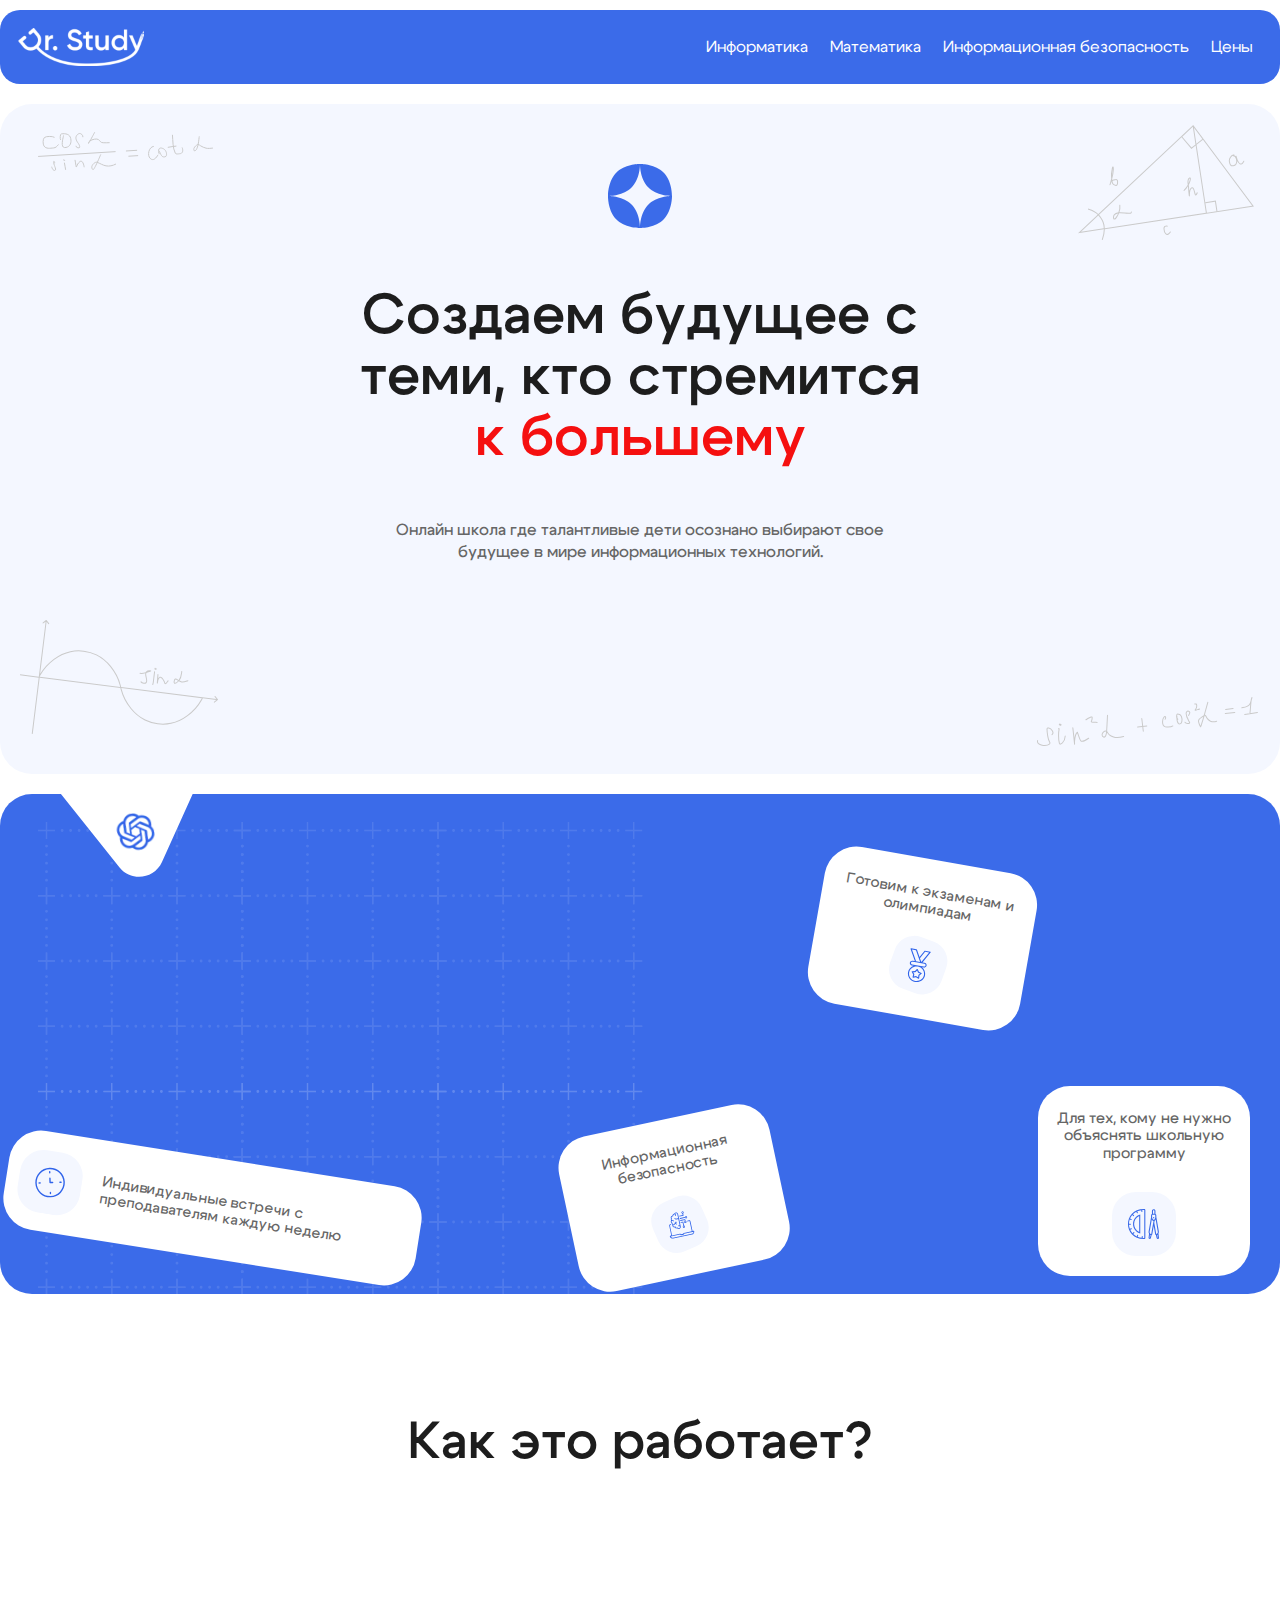
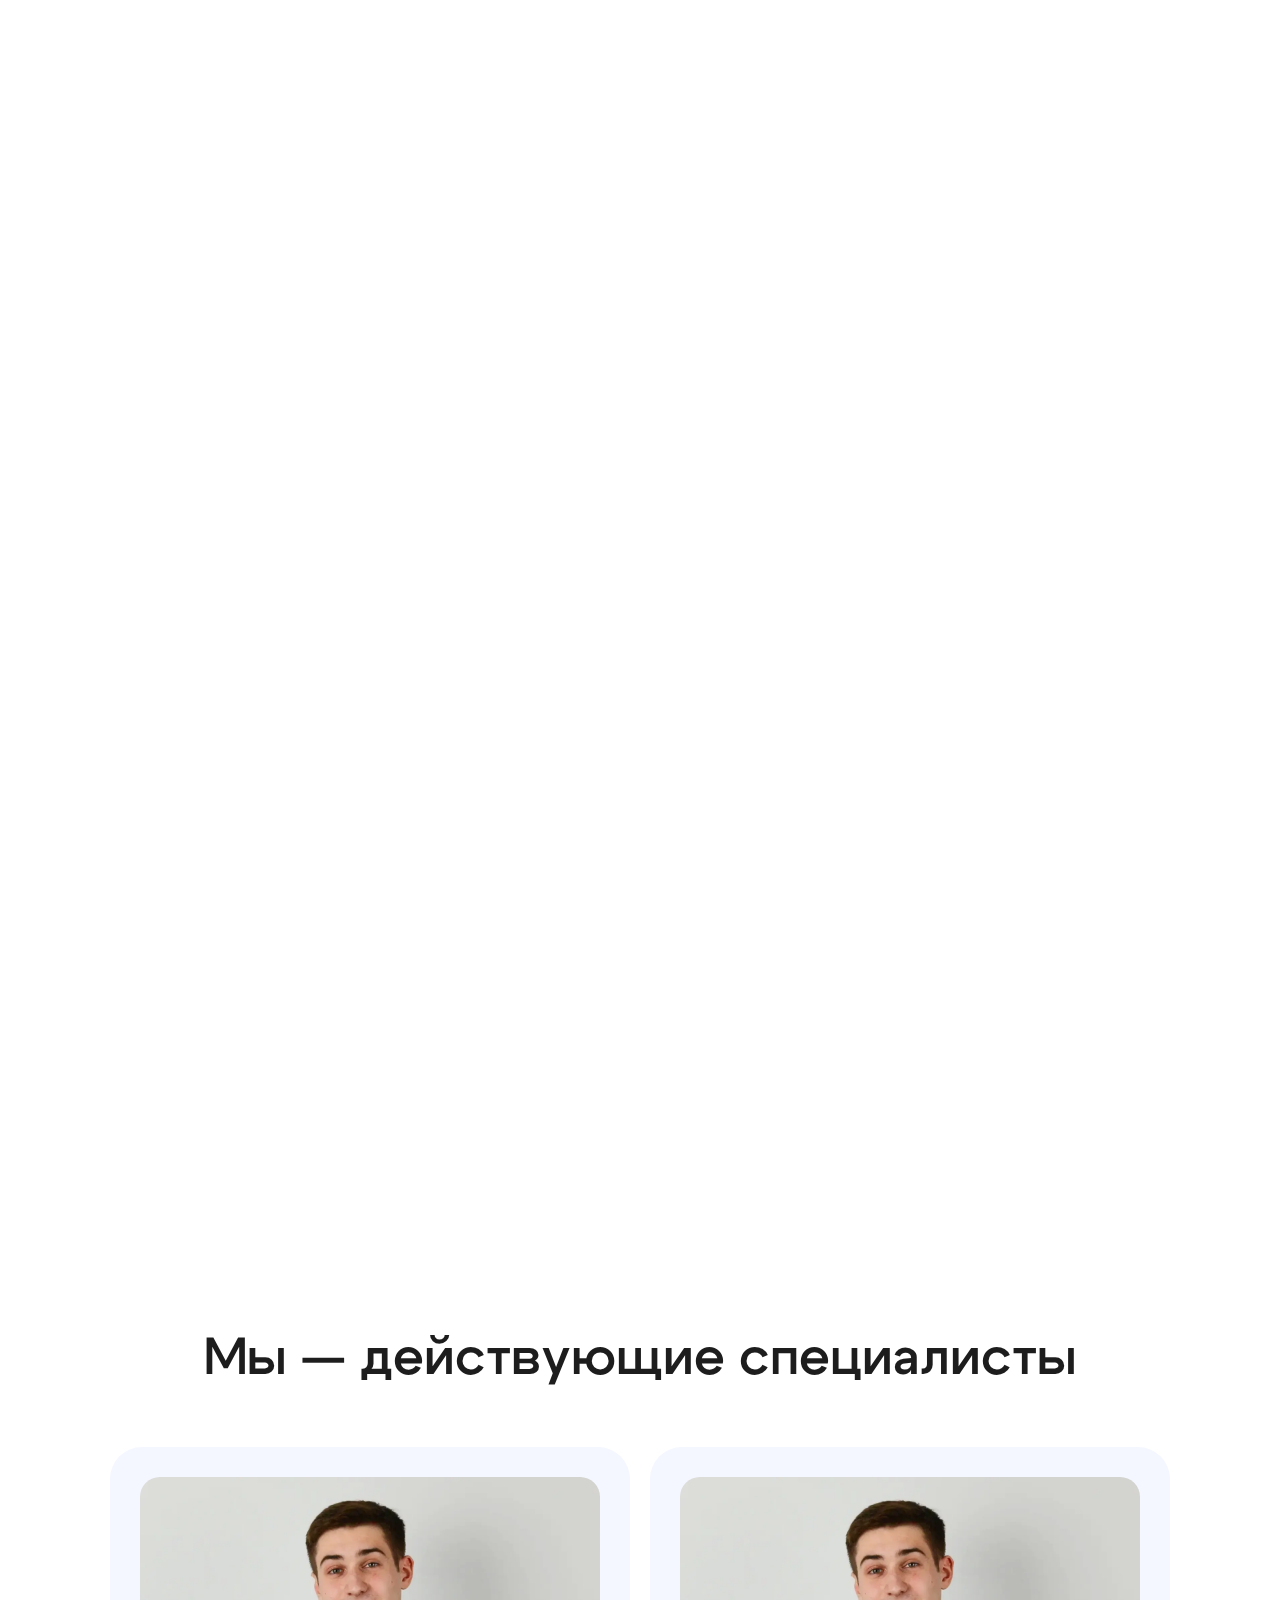
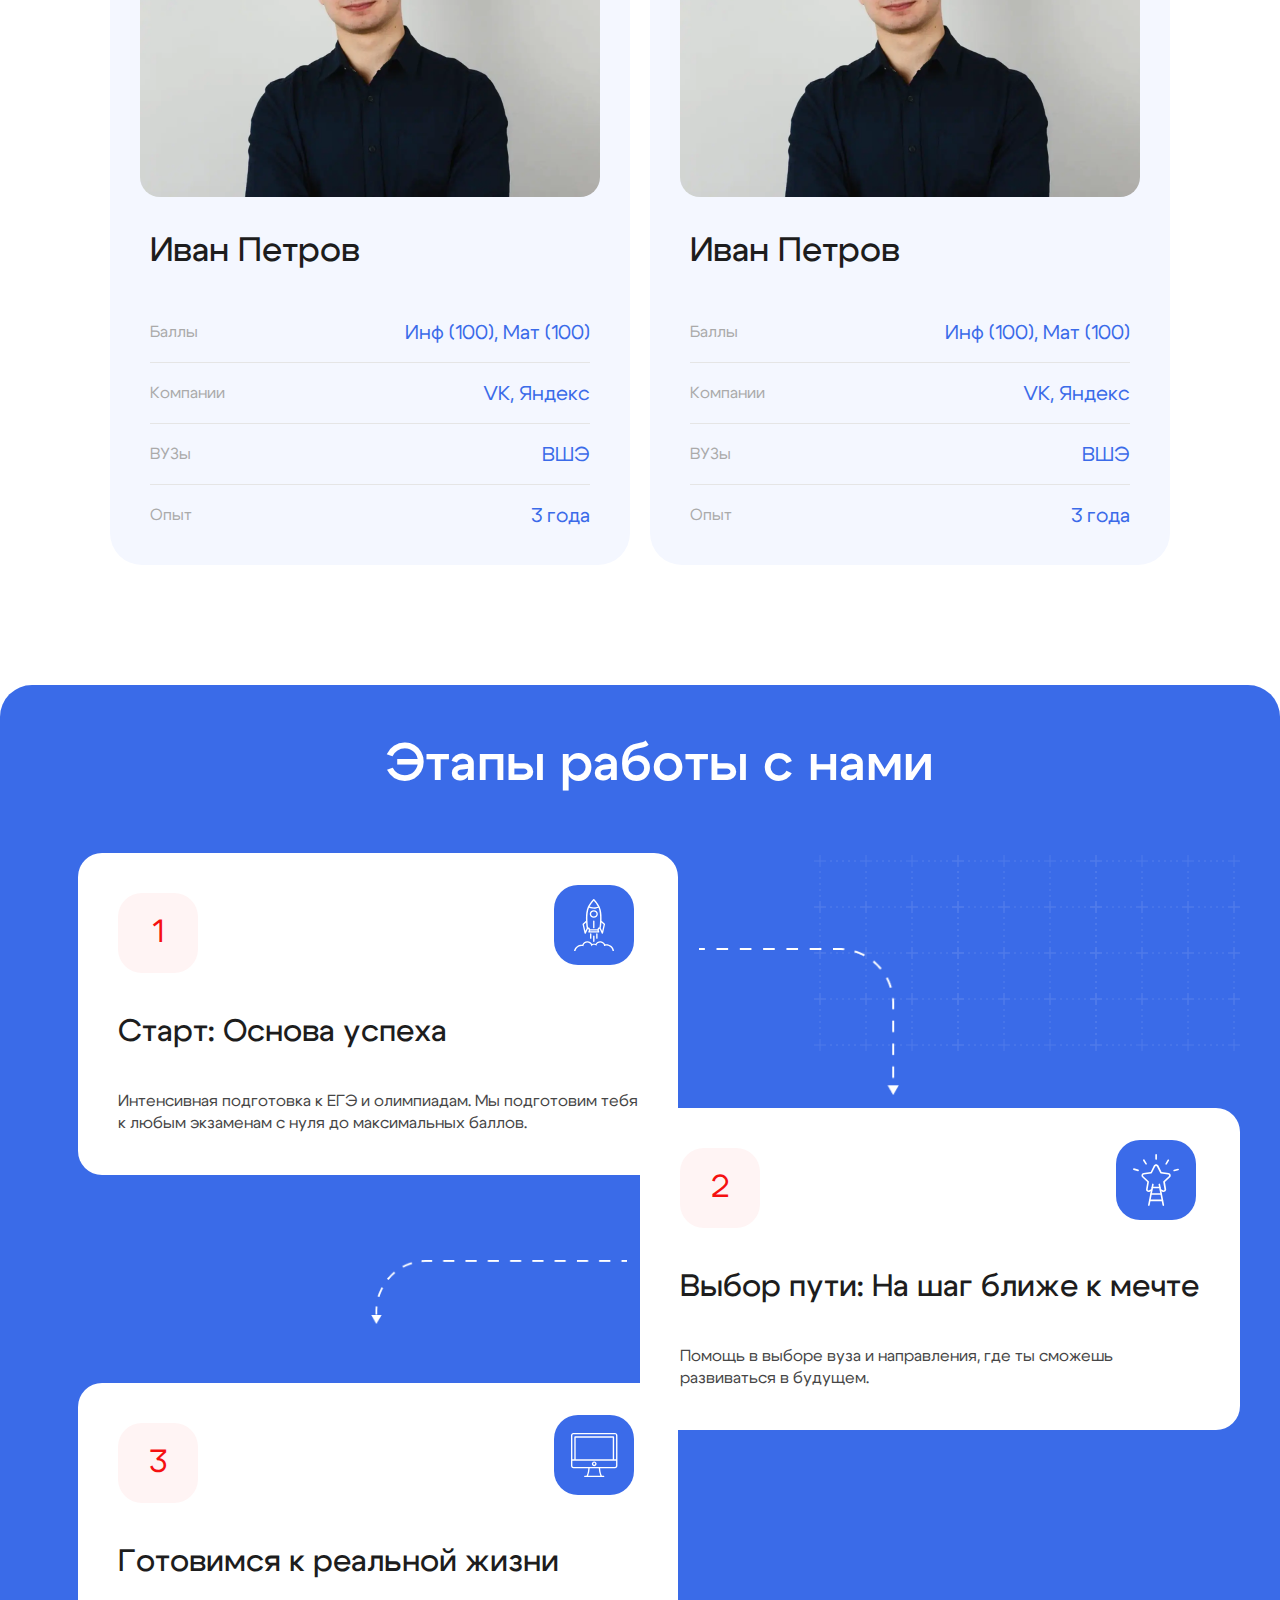
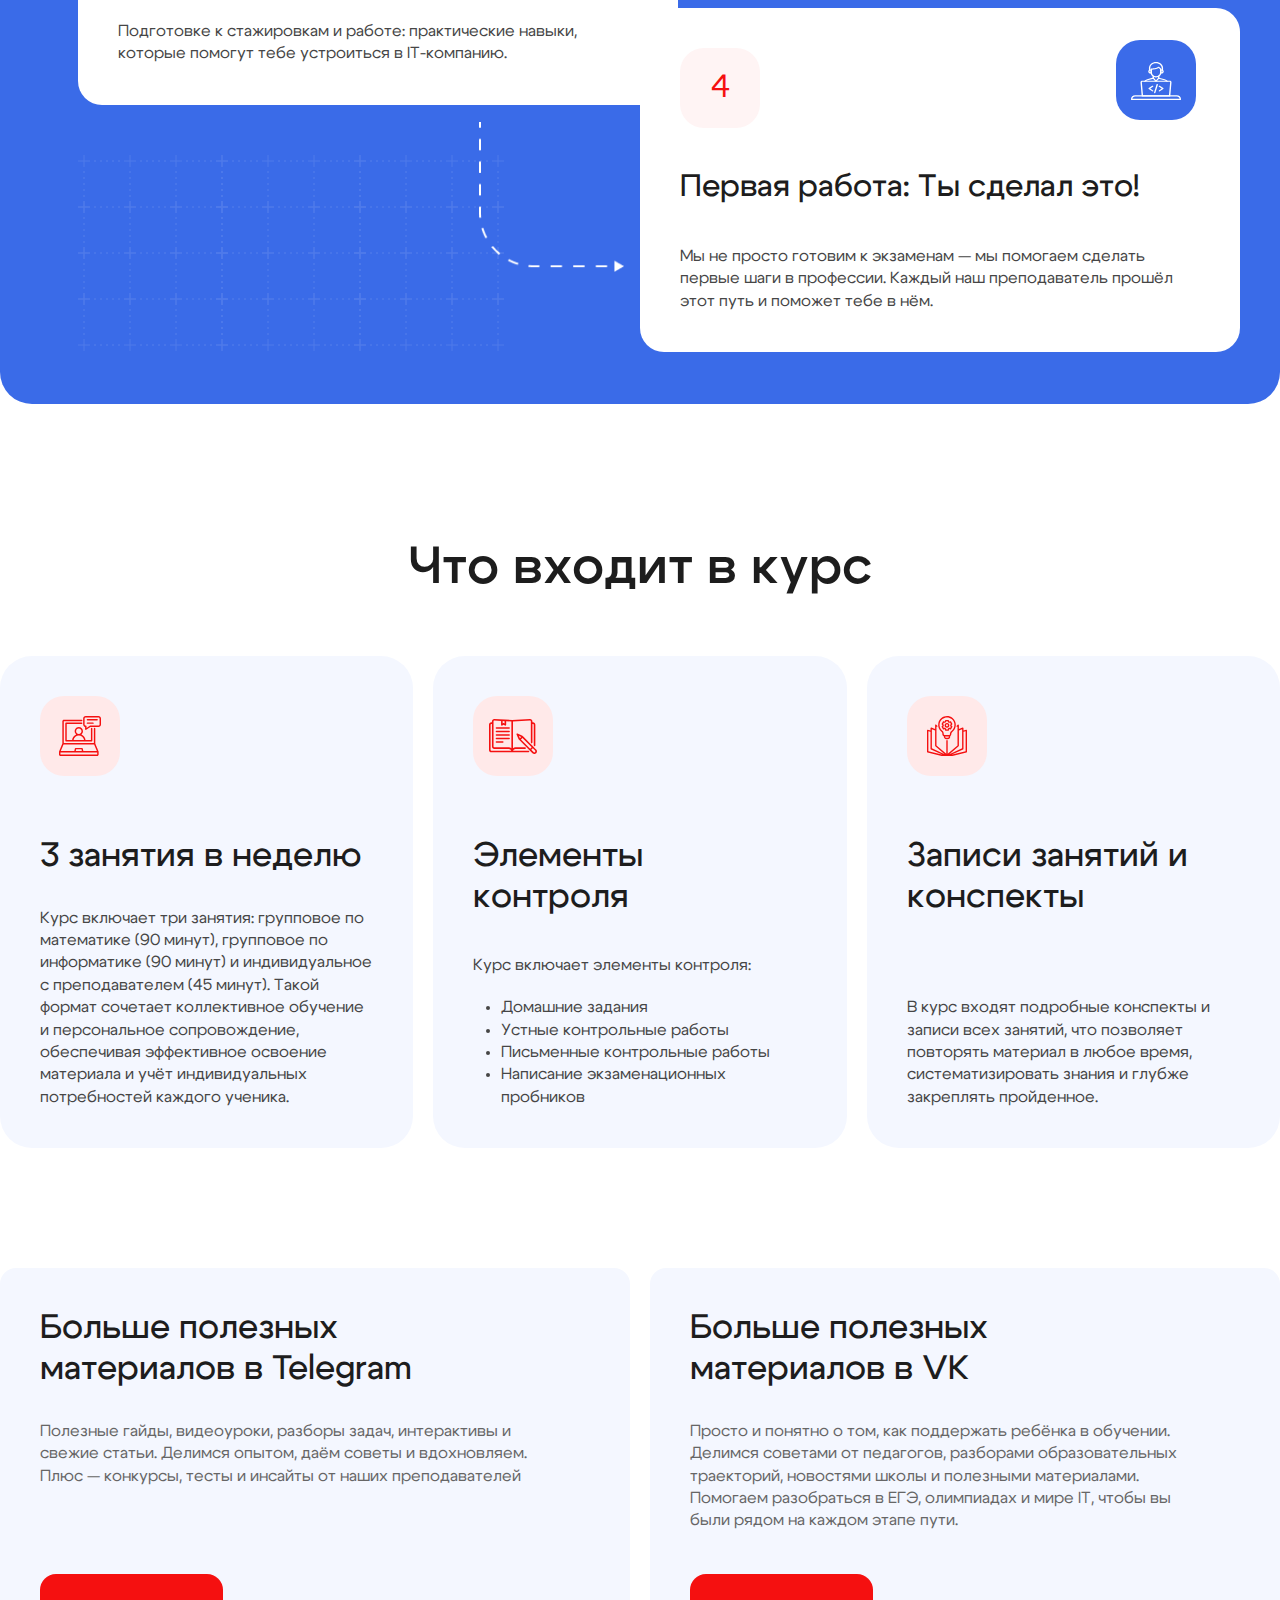
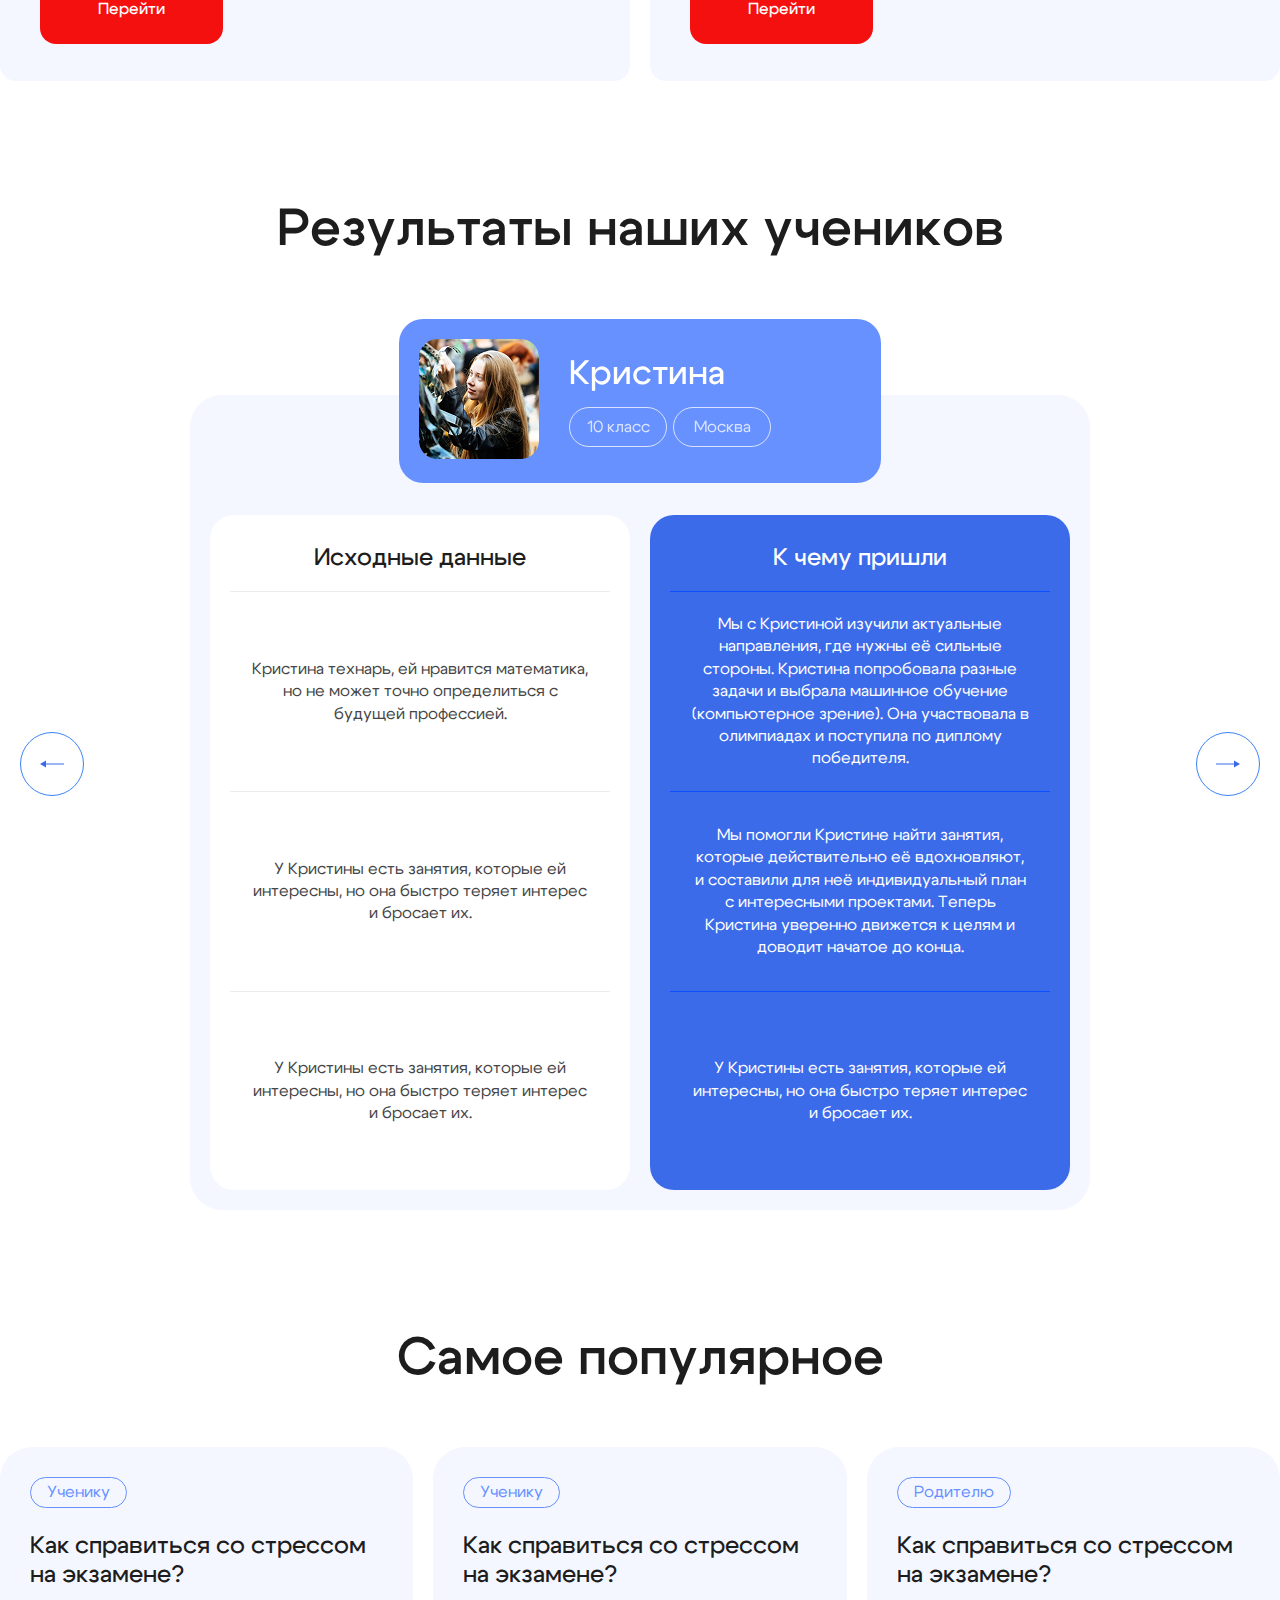
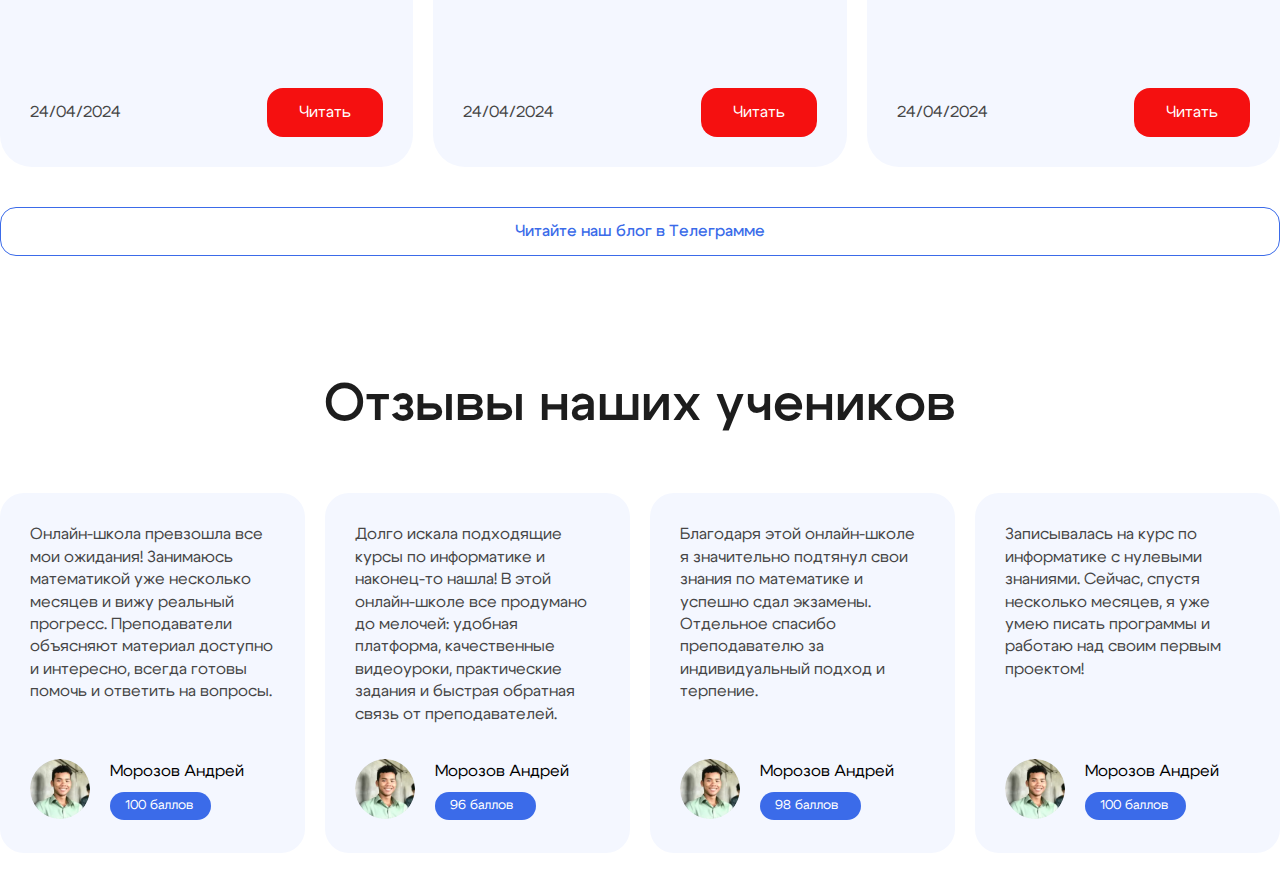
<file: index.html>
<!DOCTYPE html>
<html lang="ru">

<head>
  <meta charset="UTF-8" />
  <meta name="viewport" content="width=device-width, initial-scale=1.0" />
  <link rel="stylesheet" href="css/style.css" />
  <link rel="stylesheet" href="https://cdn.jsdelivr.net/npm/swiper@11/swiper-bundle.min.css" />

  <title>Dr.Study</title>
</head>

<body>
  <header class="header">
    <div class="container">
      <div class="rows__header">
        <div class="header__logo">
          <a href="index.html" class="header__logo-link">
            <img src="assets/images/logo.webp" alt="Dr.Study Logo" class="header__logo-img" />
          </a>
        </div>
        <div class="burger" id="burger">
          <span></span>
          <span></span>
          <span></span>
        </div>

        <nav class="nav" id="nav">
          <ul>
            <li class="header__nav-item"><a href="pages/course.html" class="header__nav-link">Информатика</a></li>
            <li class="header__nav-item"><a href="#" class="header__nav-link">Математика</a></li>
            <li class="header__nav-item"><a href="pages/course.html" class="header__nav-link">Информационная
                безопасность</a></li>
            <li class="header__nav-item"><a href="pages/tariffs.html" class="header__nav-link">Цены</a></li>
          </ul>
        </nav>
        <nav class="header__nav">
          <ul class="header__nav-list">
            <li class="header__nav-item"><a href="pages/course.html" class="header__nav-link">Информатика</a></li>
            <li class="header__nav-item"><a href="#" class="header__nav-link">Математика</a></li>
            <li class="header__nav-item"><a href="pages/course.html" class="header__nav-link">Информационная
                безопасность</a></li>
            <li class="header__nav-item"><a href="pages/tariffs.html" class="header__nav-link">Цены</a></li>
          </ul>
        </nav>
      </div>
  </header>
  <main class="main">
    <div class="container">
      <div class="rows__main__content">
        <div class="text__content flex__block">
          <img src="assets/images/main-svg2.svg" alt="vector" class="svg1">
          <img src="assets/images/main-svg1.svg" alt="vector" class="svg2">
          <img src="assets/images/main-svg3.svg" alt="vector" class="svg3">
          <img src="assets/images/main-svg4.svg" alt="vector" class="svg4">
          <div class="img__content">
            <img src="assets/images/Hope.svg" alt="Hope">
          </div>
          <div class="text__block">
            <h1>Создаем будущее с теми, кто стремится <span class="color__title__main">к&nbsp;большему</span></h1>
            <p>Онлайн школа где талантливые дети осознано выбирают свое будущее в мире информационных технологий.</p>
          </div>
        </div>
        <div class="img_category flex__block">
          <div class="rows__container_img__category ">
            <div class="block__statick__top__left">
              <p class="title__category">Искусственный интелект</p>
              <img src="assets/images/chatGpt.webp" width="40px" alt="chatGpt" class="img__category">
            </div>
            <div class="block__statick__top__right img__category__block">
              <p class="title__category">Готовим к экзаменам и олимпиадам</p>
              <img src="assets/images/medal.svg" width="64px" alt="medal" class="img__category">
            </div>
            <div class="block__statick__bottom__right img__category__block">
              <p class="title__category">Для тех, кому не нужно объяснять школьную программу</p>
              <img src="assets/images/Vector.svg" width="64px" alt="Vector" class="img__category">
            </div>
            <div class="block__statick__bottom__left img__category__block">
              <img src="assets/images/time.svg" width="64px" alt="time" class="img__category">
              <p class="title__category">Индивидуальные встречи с преподавателям каждую неделю</p>
            </div>
            <div class="block__statick__bottom__center img__category__block">
              <p class="title__category">Информационная безопасность</p>
              <img src="assets/images/safety.svg" width="64px" alt="safe" class="img__category">
            </div>
          </div>
        </div>
      </div>
    </div>
  </main>
  <section class="how__it__work">
    <div class="container">
      <h2 class="title__section">Как это работает?</h2>
      <div class="rows__card__it__work">
        <div class="white__card__work card-animate delay-1">
          <picture class="card__bg-img">
            <source media="(max-width: 625px)" srcset="assets/images/card_it_work_white_mobile.svg" aria-hidden="true">
            <img src="assets/images/card_it_work_white.svg" alt="" aria-hidden="true">
          </picture>
          <div class="card__textt">
            <h3 class="title__card__work">Самостоятельность<br> и интерес</h3>
            <p class="pre__title_card__work">Основой успешной подготовки к экзаменам и олимпиадам являются
              самостоятельность и заинтересованность ребёнка в предмете. Без живого интереса невозможно воспитать умение
              работать самостоятельно. На индивидуальных занятиях мы вместе выясняем, что вдохновляет каждого ученика,
              поддерживаем увлечённость и помогаем выстроить привычку к самостоятельности в обучении.</p>
          </div>
        </div>
        <div class="blue__card__work custom__position__card__work card-animate delay-2">
          <picture class="card__bg-img">
            <source media="(max-width: 625px)" srcset="assets/images/card_it_work_bllue-mobile.svg" aria-hidden="true">
            <img src="assets/images/card_it_work_blue.svg" alt="" aria-hidden="true">
          </picture>
          <div class="card__textt">
            <h3 class="title__card__work color__white__card__work">Не для всех</h3>
            <p class="pre__title_card__work color__white__card__work">Занятия проходят в интенсивном режиме, а программы
              рассчитаны на амбициозных учеников и родителей, ориентированных на максимальные результаты. Мы
              <strong>работаем с теми, кто готов ставить и реализовывать самые смелые</strong> образовательные и
              карьерные цели.
            </p>
          </div>
        </div>
        <div class="white__card__work custom__position__card__work__blue__2 card-animate delay-3">
          <picture class="card__bg-img">
            <source media="(max-width: 625px)" srcset="assets/images/card_it_work_white_small-mobile.svg"
              aria-hidden="true">
            <img src="assets/images/card_it_work_white.svg" alt="" aria-hidden="true">
          </picture>
          <div class="card__textt">
            <h3 class="title__card__work">Общество таких же</h3>
            <p class="pre__title_card__work">Занятия проходят в мини‑группах от 3 до 7 человек: это позволяет
              <strong>активно коммуницировать, обмениваться идеями и поддерживать мотивацию.</strong> Общаясь с такими
              же амбициозными и перспективными сверстниками, ученики быстрее растут и достигают высоких результатов.
            </p>
          </div>
        </div>
        <div class="blue__card__work custom__position__card__work__blue__3 card-animate delay-4">
          <picture class="card__bg-img">
            <source media="(max-width: 625px)" srcset="assets/images/card_it_work_bllue-mobile.svg" aria-hidden="true">
            <img src="assets/images/card_it_work_blue.svg" alt="" aria-hidden="true">
          </picture>
          <div class="card__textt">
            <h3 class="title__card__work color__white__card__work">Направления</h3>
            <p class="pre__title_card__work color__white__card__work">Наши основные направления: искусственный
              интеллект, информационная безопасность и спортивное программирование. <strong>Эти перспективные сферы
                становятся всё более востребованными</strong> с каждым годом и формируют технологическое будущее.</p>
          </div>
        </div>
      </div>
      <div class="rows__card__it__work rows__card__it__work-mobile swiper">
        <div class="swiper-wrapper">
          <div class="white__card__work card-animate delay-1 swiper-slide">
            <picture class="card__bg-img">
              <img src="assets/images/card_it_work_white_mobile.svg" alt="" aria-hidden="true">
            </picture>
            <div class="card__textt">
              <h3 class="title__card__work">Самостоятельность и интерес</h3>
              <p class="pre__title_card__work">Основой успешной подготовки к экзаменам и олимпиадам являются
                самостоятельность и заинтересованность ребёнка в предмете. Без живого интереса невозможно воспитать умение
                работать самостоятельно. На индивидуальных занятиях мы вместе выясняем, что вдохновляет каждого ученика,
                поддерживаем увлечённость и помогаем выстроить привычку к самостоятельности в обучении.</p>
            </div>
          </div>
          <div class="blue__card__work custom__position__card__work card-animate delay-2 swiper-slide">
            <picture class="card__bg-img">
              <img src="assets/images/card_it_work_bllue-mobile.svg" alt="" aria-hidden="true">
            </picture>
            <div class="card__textt">
              <h3 class="title__card__work color__white__card__work">Не для всех</h3>
              <p class="pre__title_card__work color__white__card__work">Занятия проходят в интенсивном режиме, а программы
                рассчитаны на амбициозных учеников и родителей, ориентированных на максимальные результаты. Мы
                <strong>работаем с теми, кто готов ставить и реализовывать самые смелые</strong> образовательные и
                карьерные цели.
              </p>
            </div>
          </div>
          <div class="white__card__work custom__position__card__work__blue__2 card-animate delay-3 swiper-slide">
            <picture class="card__bg-img">
              <img src="assets/images/card_it_work_white_small-mobile.svg" alt="" aria-hidden="true">
            </picture>
            <div class="card__textt">
              <h3 class="title__card__work">Общество таких же</h3>
              <p class="pre__title_card__work">Занятия проходят в мини‑группах от 3 до 7 человек: это позволяет
                <strong>активно коммуницировать, обмениваться идеями и поддерживать мотивацию.</strong> Общаясь с такими
                же амбициозными и перспективными сверстниками, ученики быстрее растут и достигают высоких результатов.
              </p>
            </div>
          </div>
          <div class="blue__card__work custom__position__card__work__blue__3 card-animate delay-4 swiper-slide">
            <picture class="card__bg-img">
              <img src="assets/images/card_it_work_bllue-mobile.svg" alt="" aria-hidden="true">
            </picture>
            <div class="card__textt">
              <h3 class="title__card__work color__white__card__work">Направления</h3>
              <p class="pre__title_card__work color__white__card__work">Наши основные направления: искусственный
                интеллект, информационная безопасность и спортивное программирование. <strong>Эти перспективные сферы
                  становятся всё более востребованными</strong> с каждым годом и формируют технологическое будущее.</p>
            </div>
          </div>
        </div>
      </div>
    </div>
  </section>
  <section class="specialists">
    <div class="container">
      <h2 class="title__section">Мы — действующие специалисты</h2>
      <div class="rows__card__specialists">
        <div class="card__specialists">
          <img src="assets/images/img_specialists.webp" alt="Teacher" class="img__specialists">
          <h3 class="title__card__specialists">Иван Петров</h3>
          <div class="info__specialists">
            <div class="info__item">
              <p class="title__item">Баллы</p>
              <p class="pre__title__item">Инф (100), Мат (100)</p>
            </div>
            <div class="info__item">
              <p class="title__item">Компании</p>
              <p class="pre__title__item">VK, Яндекс</p>
            </div>
            <div class="info__item">
              <p class="title__item">ВУЗы</p>
              <p class="pre__title__item">ВШЭ</p>
            </div>
            <div class="info__item">
              <p class="title__item">Опыт</p>
              <p class="pre__title__item">3 года</p>
            </div>
          </div>
        </div>
        <div class="card__specialists">
          <img src="assets/images/img_specialists.webp" alt="Teacher" class="img__specialists">
          <h3 class="title__card__specialists">Иван Петров</h3>
          <div class="info__specialists">
            <div class="info__item">
              <p class="title__item">Баллы</p>
              <p class="pre__title__item">Инф (100), Мат (100)</p>
            </div>
            <div class="info__item">
              <p class="title__item">Компании</p>
              <p class="pre__title__item">VK, Яндекс</p>
            </div>
            <div class="info__item">
              <p class="title__item">ВУЗы</p>
              <p class="pre__title__item">ВШЭ</p>
            </div>
            <div class="info__item">
              <p class="title__item">Опыт</p>
              <p class="pre__title__item">3 года</p>
            </div>
          </div>
        </div>
      </div>
  </section>
  <section class="steps">
    <div class="container">
      <div class="inner__steps">
        <h2 class="title__section">Этапы работы с нами</h2>
        <div class="steps__wrapper">
          <div class="step step--1">
            <div class="number">1</div>
            <div class="icon_steps"><img src="assets/images/steps_1.svg" alt=""></div>
            <h3 class="title__step">Старт: Основа успеха</h3>
            <p class="pre__title__step">Интенсивная подготовка к ЕГЭ и олимпиадам. Мы подготовим тебя к любым экзаменам
              с нуля до максимальных баллов.</p>
          </div>
          <div class="step step--2">
            <div class="number">2</div>
            <div class="icon_steps"><img src="assets/images/steps_2.svg" alt=""></div>
            <h3 class="title__step">Выбор пути: На шаг ближе к&nbsp;мечте</h3>
            <p class="pre__title__step">Помощь в выборе вуза и направления, где ты сможешь развиваться в будущем.</p>
          </div>
          <div class="step step--3">
            <div class="number">3</div>
            <div class="icon_steps"><img src="assets/images/steps_3.svg" alt=""></div>
            <h3 class="title__step">Готовимся к реальной жизни</h3>
            <p class="pre__title__step">Подготовке к стажировкам и работе: практические навыки, которые помогут тебе
              устроиться в IT-компанию.</p>
          </div>
          <div class="step step--4">
            <div class="number">4</div>
            <div class="icon_steps"><img src="assets/images/steps_4.svg" alt=""></div>
            <h3 class="title__step">Первая работа: Ты сделал это!</h3>
            <p class="pre__title__step">Мы не просто готовим к экзаменам — мы помогаем сделать первые шаги в профессии.
              Каждый наш преподаватель прошёл этот путь и поможет тебе в нём.</p>
          </div>
        </div>
      </div>
    </div>
  </section>
  <section class="well__content">
    <div class="container">
      <h2 class="title__section">Что входит в курс</h2>
      <div class="rows__well__content">
        <div class="card__well__Content flex__block">
          <img src="assets/images/img__card__well_1.svg" width="80px" alt="Content" class="img__well__content">
          <h3 class="title__card__well">3 занятия в неделю</h3>
          <p class="pre__title__card">Курс включает три занятия: групповое по<br> математике (90 минут), групповое по
            информатике (90 минут) и индивидуальное с преподавателем (45 минут). Такой формат сочетает коллективное
            обучение и персональное сопровождение, обеспечивая эффективное освоение материала и учёт индивидуальных
            потребностей каждого ученика.</p>
        </div>
        <div class="card__well__Content flex__block">
          <img src="assets/images/img__card__well_2.svg" width="80px" alt="Content" class="img__well__content">
          <h3 class="title__card__well">Элементы контроля</h3>
          <div class="content__bottom">
            <p class="pre__title__card">Курс включает элементы контроля:</p>
            <ul>
              <li>Домашние задания</li>
              <li>Устные контрольные работы</li>
              <li>Письменные контрольные работы</li>
              <li>Написание экзаменационных пробников</li>
            </ul>
          </div>
        </div>
        <div class="card__well__Content flex__block">
          <img src="assets/images/img__card__well_3.svg" width="80px" alt="Content" class="img__well__content">
          <h3 class="title__card__well">Записи занятий и конспекты</h3>
          <div class="content__bottom">
            <p class="pre__title__card">В курс входят подробные конспекты и записи всех занятий, что позволяет повторять
              материал в любое время, систематизировать знания и глубже закреплять пройденное.</p>
          </div>
        </div>
      </div>
    </div>
  </section>
  <section class="social__networks">
    <div class="container">
      <div class="rows__social__networks">
        <div class="card__social__networks flex__block">
          <h2 class="title__social__networks">Больше полезных материалов в Telegram</h2>
          <p class="pre__title__social">Полезные гайды, видеоуроки, разборы задач, интерактивы и свежие статьи. Делимся
            опытом, даём советы и вдохновляем. Плюс — конкурсы, тесты и инсайты от наших преподавателей</p>
          <div class="link__social__networks">
            <a href="#" class="link__item__social__networks" target="_blank">Перейти</a>
          </div>
        </div>
        <div class="card__social__networks flex__block">
          <h2 class="title__social__networks">Больше полезных материалов в VK</h2>
          <p class="pre__title__social">Просто и понятно о том, как поддержать ребёнка в обучении. Делимся советами от
            педагогов, разборами образовательных траекторий, новостями школы и полезными материалами. Помогаем
            разобраться в ЕГЭ, олимпиадах и мире IT, чтобы вы были рядом на каждом этапе пути.</p>
          <div class="link__social__networks">
            <a href="#" class="link__item__social__networks" target="_blank">Перейти</a>
          </div>
        </div>
      </div>
    </div>
  </section>
  <section class="results">
    <div class="container">
      <h2 class="title__section">Результаты наших учеников</h2>
      <div class="swiper">
        <div class="swiper-wrapper">
          <div class="swiper-slide">
            <div class="rows__results">

              <div class="card__info__person">
                <div class="img__card__person">
                  <img src="assets/images/person.png" alt="person" class="img__person">
                </div>
                <div class="person__card">
                  <p class="name__person">Кристина</p>
                  <div class="rows__date">
                    <p class="date__item">10 класс</p>
                    <p class="date__item">Москва</p>
                  </div>
                </div>
              </div>
              <div class="tabs__results">
                <button class="tab__results active" data-tab="before">Исходные данные</button>
                <button class="tab__results" data-tab="after">Результат</button>
              </div>
              <div class="inner__rows_results">
                <div class="before__results flex__block">
                  <h3 class="title__card__results">Исходные данные</h3>
                  <p>Кристина технарь, ей нравится математика, но не может точно определиться с будущей профессией.</p>
                  <p>У Кристины есть занятия, которые ей интересны, но она быстро теряет интерес и бросает их.</p>
                  <p>У Кристины есть занятия, которые ей интересны, но она быстро теряет интерес и бросает их.</p>
                </div>
                <div class="after_results flex__block">
                  <h3 class="title__card__results">К чему пришли</h3>
                  <p>Мы с Кристиной изучили актуальные направления, где нужны её сильные стороны. Кристина попробовала
                    разные задачи и выбрала машинное обучение (компьютерное зрение). Она участвовала в олимпиадах и
                    поступила по диплому победителя.</p>
                  <p>Мы помогли Кристине найти занятия, которые действительно её вдохновляют, и составили для неё
                    индивидуальный план с интересными проектами. Теперь Кристина уверенно движется к целям и доводит
                    начатое до конца.</p>
                  <p>У Кристины есть занятия, которые ей интересны, но она быстро теряет интерес и бросает их.</p>
                </div>
              </div>
            </div>
          </div>
          <div class="swiper-slide">
            <div class="rows__results">
              <div class="card__info__person">
                <div class="img__card__person">
                  <img src="assets/images/person.png" alt="person" class="img__person">
                </div>
                <div class="person__card">
                  <p class="name__person">Алексей</p>
                  <div class="rows__date">
                    <p class="date__item">11 класс</p>
                    <p class="date__item">Санкт-Петербург</p>
                  </div>
                </div>
              </div>
              <div class="tabs__results">
                <button class="tab__results active" data-tab="before">Исходные данные</button>
                <button class="tab__results" data-tab="after">Результат</button>
              </div>
              <div class="inner__rows_results">
                <div class="before__results flex__block">
                  <h3 class="title__card__results">Исходные данные</h3>
                  <p>Кристина технарь, ей нравится математика, но не может точно определиться с будущей профессией.</p>
                  <p>У Кристины есть занятия, которые ей интересны, но она быстро теряет интерес и бросает их.</p>
                  <p>У Кристины есть занятия, которые ей интересны, но она быстро теряет интерес и бросает их.</p>
                </div>
                <div class="after_results flex__block">
                  <h3 class="title__card__results">К чему пришли</h3>
                  <p>Мы с Кристиной изучили актуальные направления, где нужны её сильные стороны. Кристина попробовала
                    разные задачи и выбрала машинное обучение (компьютерное зрение). Она участвовала в олимпиадах и
                    поступила по диплому победителя.</p>
                  <p>Мы помогли Кристине найти занятия, которые действительно её вдохновляют, и составили для неё
                    индивидуальный план с интересными проектами. Теперь Кристина уверенно движется к целям и доводит
                    начатое до конца.</p>
                  <p>У Кристины есть занятия, которые ей интересны, но она быстро теряет интерес и бросает их.</p>
                </div>
              </div>
            </div>
          </div>
        </div>
        <div class="swiper-pagination"></div>
        <div class="custom-swiper-button custom-prev">
          <img src="assets/images/arrow-left.svg" alt="prev">
        </div>
        <div class="custom-swiper-button custom-next">
          <img src="assets/images/arrow-right.svg" alt="next">
        </div>
      </div>
    </div>
  </section>
  <section class="news">
    <div class="container">
      <h2 class="title__section">Самое популярное</h2>
      <div class="rows__news">
        <div class="card__news flex__block">
          <div class="theme">
            <p>Ученику</p>
          </div>
          <div class="title__card__news">
            <p>Как справиться со стрессом на экзамене?</p>
          </div>
          <div class="date">
            <p>24/04/2024</p>
            <a href="#">Читать</a>
          </div>
        </div>
        <div class="card__news flex__block">
          <div class="theme">
            <p>Ученику</p>
          </div>
          <div class="title__card__news">
            <p>Как справиться со стрессом на экзамене?</p>
          </div>
          <div class="date">
            <p>24/04/2024</p>
            <a href="#">Читать</a>
          </div>
        </div>
        <div class="card__news flex__block">
          <div class="theme">
            <p>Родителю</p>
          </div>
          <div class="title__card__news">
            <p>Как справиться со стрессом на экзамене?</p>
          </div>
          <div class="date">
            <p>24/04/2024</p>
            <a href="#">Читать</a>
          </div>
        </div>
      </div>
      <a href="#" class="link_telegram">Читайте наш блог в Телеграмме</a>
    </div>
  </section>
  <section class="reviews">
    <div class="container">
      <h2 class="title__section">Отзывы наших учеников</h2>
      <div class="rows__reviews">
        <div class="card__reviews flex__block">
          <p class="decr__card__reviews">Онлайн-школа превзошла все мои ожидания! Занимаюсь математикой уже несколько
            месяцев и вижу реальный прогресс. Преподаватели объясняют материал доступно и интересно, всегда готовы
            помочь и ответить на вопросы. </p>
          <div class="person__reviews__card">
            <div class="img__person__reviewss">
              <img src="assets/images/reviews.webp" alt="reviews">
            </div>
            <div class="info__person__card">
              <p class="name__person__reviews">Морозов Андрей</p>
              <p class="points">100 баллов</p>
            </div>
          </div>
        </div>
        <div class="card__reviews flex__block">
          <p class="decr__card__reviews">Долго искала подходящие курсы по информатике и наконец-то нашла! В этой
            онлайн-школе все продумано до мелочей: удобная платформа, качественные видеоуроки, практические задания и
            быстрая обратная связь от преподавателей.</p>
          <div class="person__reviews__card">
            <div class="img__person__reviewss">
              <img src="assets/images/reviews.webp" alt="reviews">
            </div>
            <div class="info__person__card">
              <p class="name__person__reviews">Морозов Андрей</p>
              <p class="points">96 баллов</p>
            </div>
          </div>
        </div>
        <div class="card__reviews flex__block">
          <p class="decr__card__reviews">Благодаря этой онлайн-школе я значительно подтянул свои знания по математике и
            успешно сдал экзамены. Отдельное спасибо преподавателю за индивидуальный подход и терпение. </p>
          <div class="person__reviews__card">
            <div class="img__person__reviewss">
              <img src="assets/images/reviews.webp" alt="reviews">
            </div>
            <div class="info__person__card">
              <p class="name__person__reviews">Морозов Андрей</p>
              <p class="points">98 баллов</p>
            </div>
          </div>
        </div>
        <div class="card__reviews flex__block">
          <p class="decr__card__reviews">Записывалась на курс по информатике с нулевыми знаниями. Сейчас, спустя
            несколько месяцев, я уже умею писать программы и работаю над своим первым проектом! </p>
          <div class="person__reviews__card">
            <div class="img__person__reviewss">
              <img src="assets/images/reviews.webp" alt="reviews">
            </div>
            <div class="info__person__card">
              <p class="name__person__reviews">Морозов Андрей</p>
              <p class="points">100 баллов</p>
            </div>
          </div>
        </div>
      </div>
    </div>
    </div>
  </section>
  <script src="https://cdn.jsdelivr.net/npm/swiper@11/swiper-bundle.min.js"></script>
  <script>
    const swiper = new Swiper('.mySwiper', {
      slidesPerView: 1,
      spaceBetween: 30,
      navigation: {
        nextEl: '.custom-next',
        prevEl: '.custom-prev',
      },
      loop: true,
    });
  </script>
  <script>
    const burger = document.getElementById('burger');
    const nav = document.getElementById('nav');

    burger.addEventListener('click', () => {
      burger.classList.toggle('active');
      nav.classList.toggle('open');
    });
    const animatedCards = document.querySelectorAll('.card-animate');

    const observer = new IntersectionObserver(
      (entries) => {
        entries.forEach(entry => {
          if (entry.isIntersecting) {
            entry.target.classList.add('visible');
          }
        });
      },
      {
        threshold: 0.3,
      }
    );

    animatedCards.forEach(card => observer.observe(card));
  </script>
  <script defer src="js/main.js"></script>
</body>

</html>
</file>
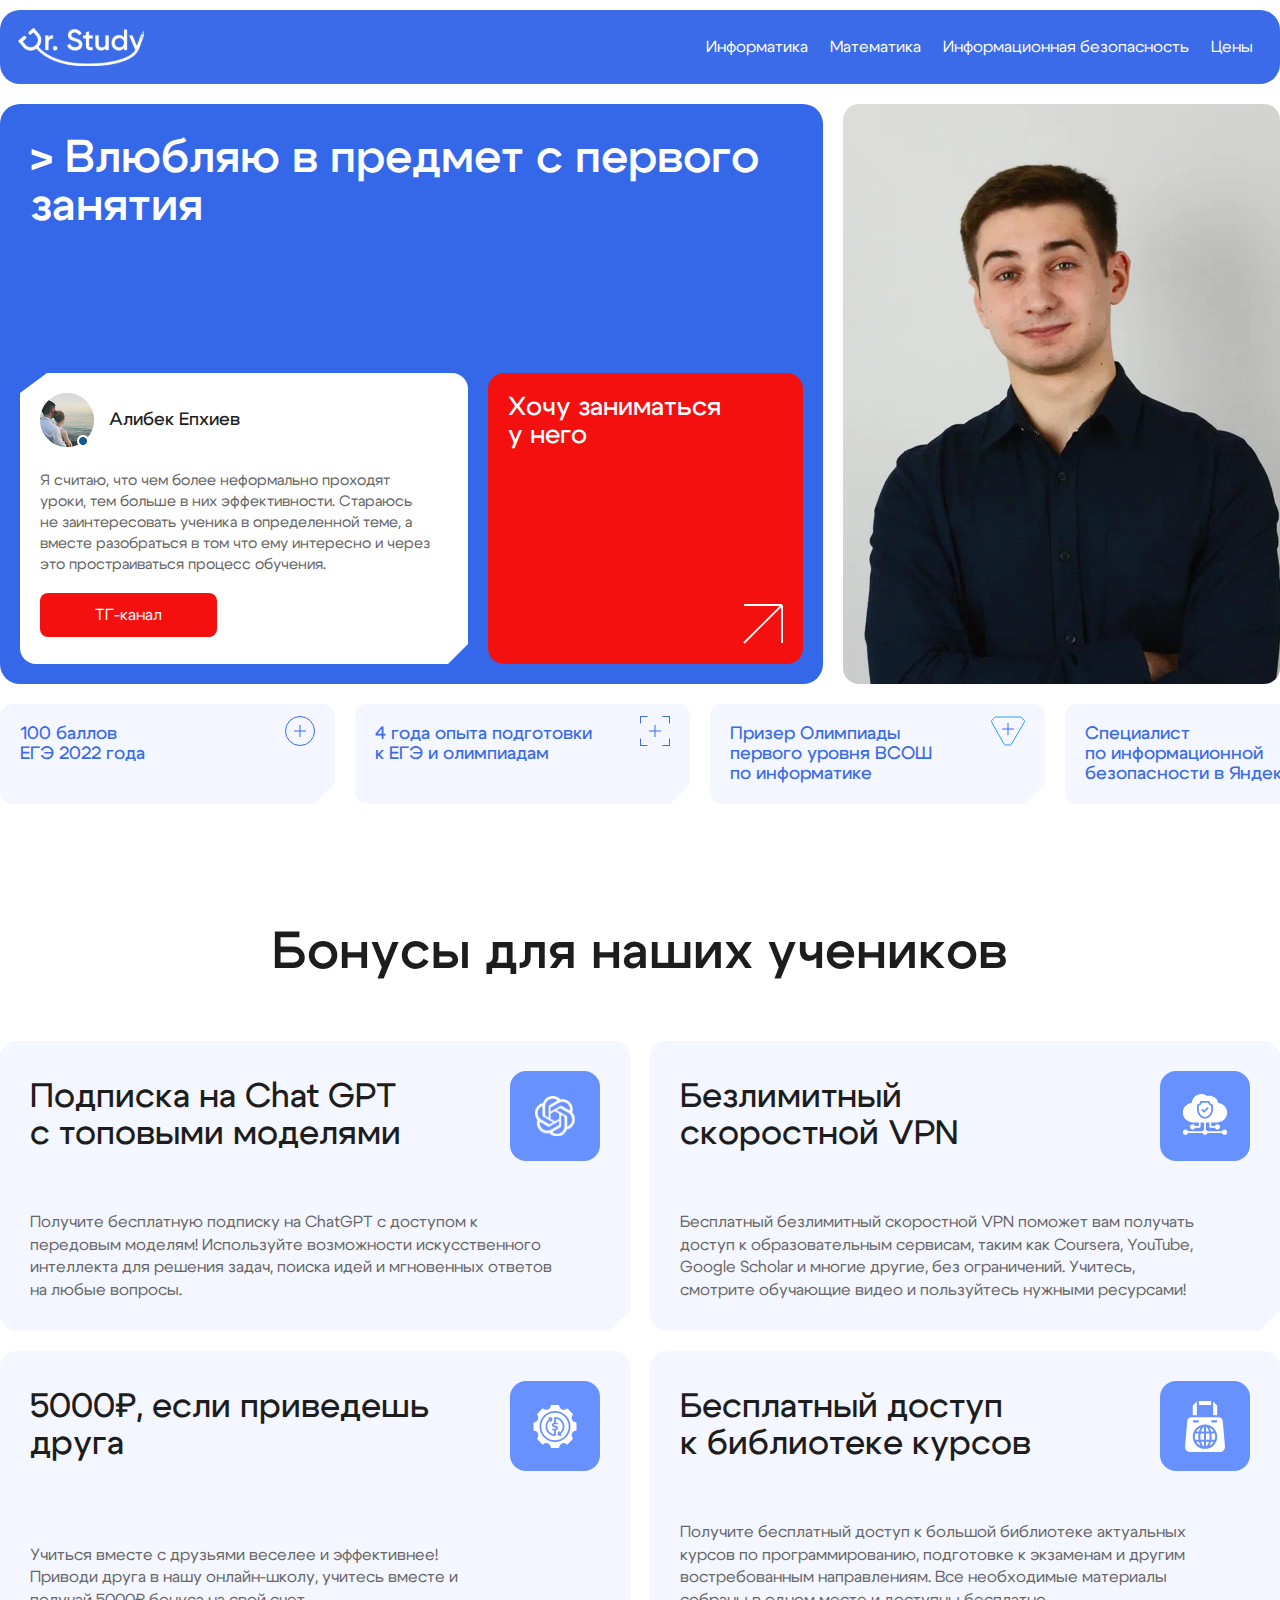
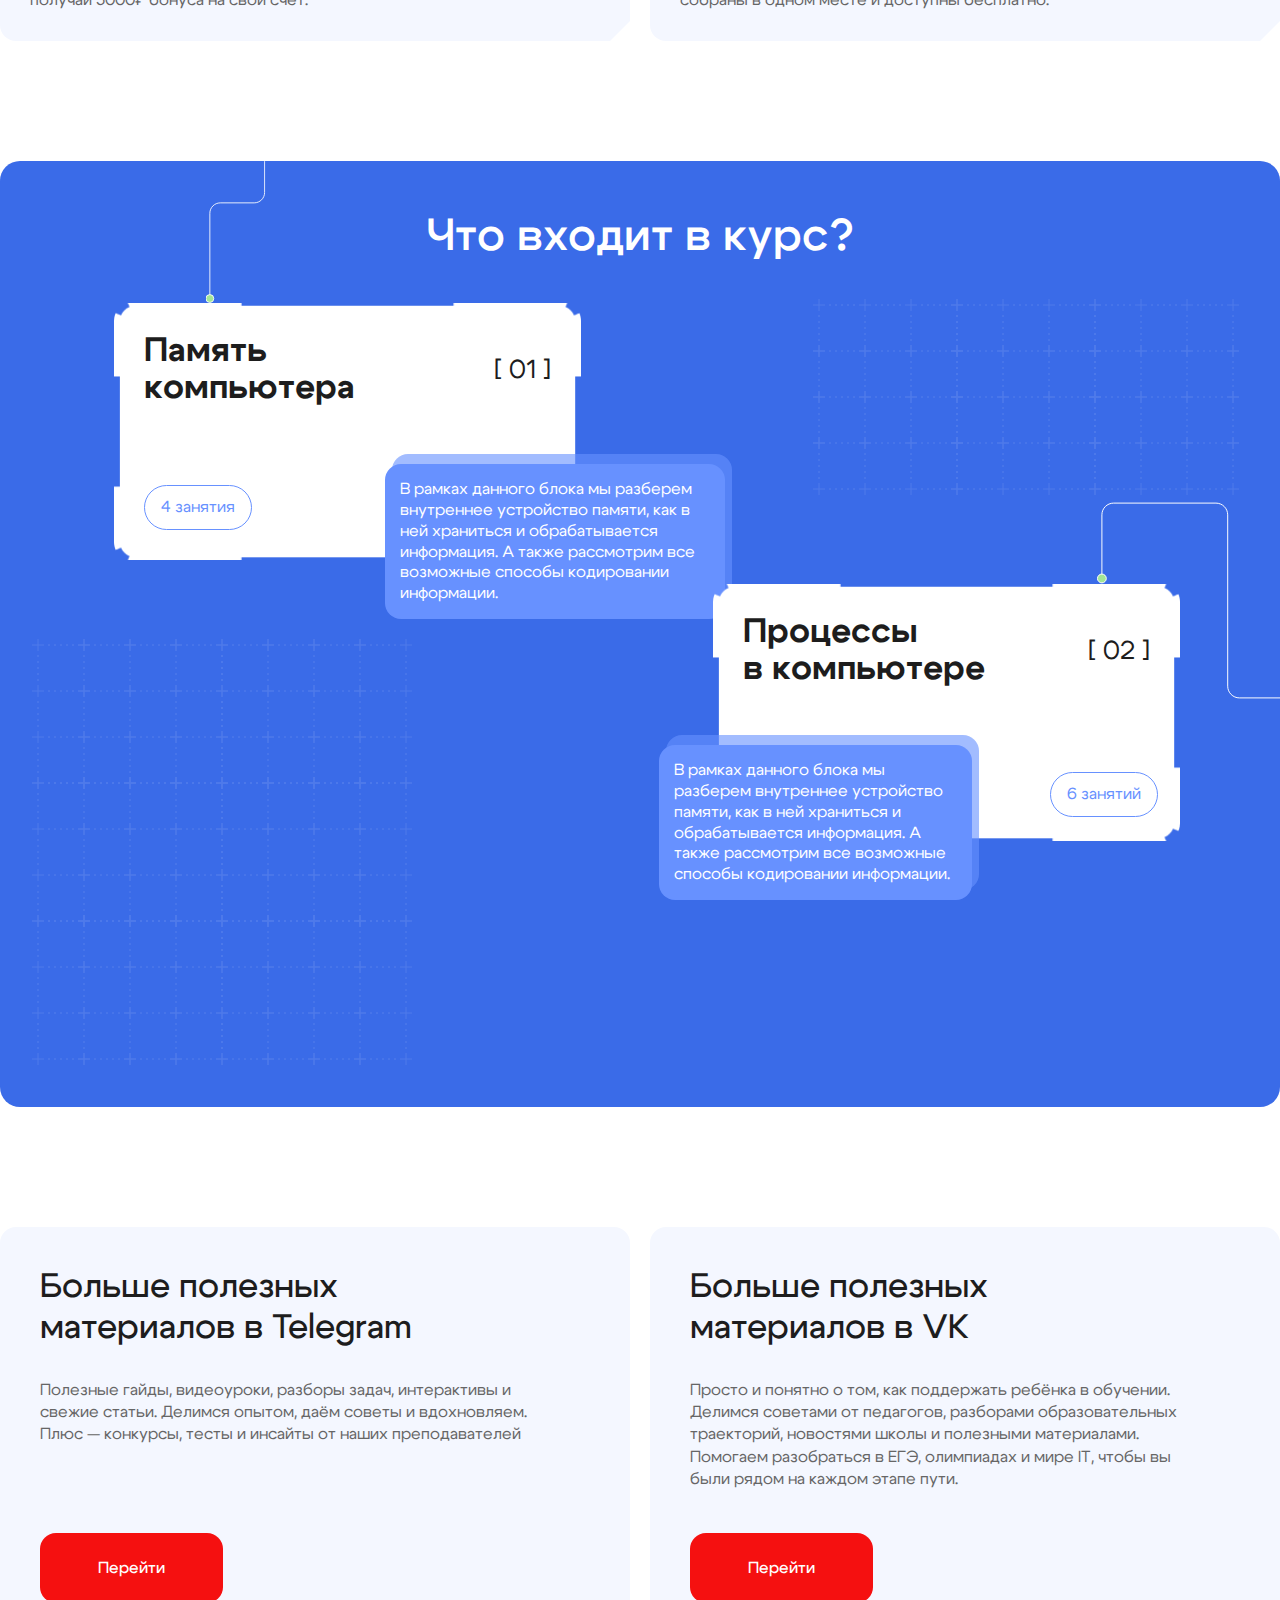
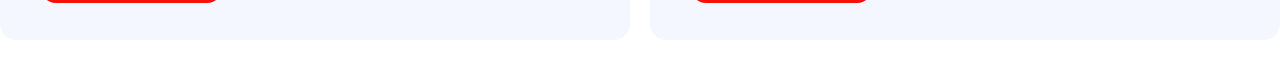
<file: pages/course.html>
<!DOCTYPE html>
<html lang="ru">

<head>
    <meta charset="UTF-8" />
    <meta name="viewport" content="width=device-width, initial-scale=1.0" />
    <link rel="stylesheet" href="../css/course.css">
    <link rel="stylesheet" href="../css/style.css" />
    <title>Dr.Study</title>
</head>

<body class="course">
    <header class="header">
        <div class="container">
            <div class="rows__header">
                <div class="header__logo">
                    <a href="../index.html" class="header__logo-link">
                        <img src="../assets/images/logo.webp" alt="Dr.Study Logo" class="header__logo-img" />
                    </a>
                </div>
                <div class="burger" id="burger">
                    <span></span>
                    <span></span>
                    <span></span>
                </div>

                <nav class="nav" id="nav">
                    <ul>
                        <li class="header__nav-item"><a href="pages/course.html"
                                class="header__nav-link">Информатика</a></li>
                        <li class="header__nav-item"><a href="#" class="header__nav-link">Математика</a></li>
                        <li class="header__nav-item"><a href="course.html" class="header__nav-link">Информационная
                                безопасность</a></li>
                        <li class="header__nav-item"><a href="tariffs.html" class="header__nav-link">Цены</a></li>
                    </ul>
                </nav>
                <nav class="header__nav">
                    <ul class="header__nav-list">
                        <li class="header__nav-item"><a href="course.html" class="header__nav-link">Информатика</a></li>
                        <li class="header__nav-item"><a href="#" class="header__nav-link">Математика</a></li>
                        <li class="header__nav-item"><a href="course.html" class="header__nav-link">Информационная
                                безопасность</a></li>
                        <li class="header__nav-item"><a href="tariffs.html" class="header__nav-link">Цены</a></li>
                    </ul>
                </nav>
            </div>
    </header>
    <section class="main__course">
        <div class="container">
            <div class="rows__course">
                <div class="rows__card__course__main">
                    <div class="reviews__card__course">
                        <div class="info__course__main flex__block">
                            <h1>> Влюбляю в предмет с первого занятия </h1>
                        </div>
                        <div class="img__course__person_mainn">
                            <div class="img__course__person-wrapper">
                                <img src="../assets/images/person__mobilu.webp" alt="person">
                                <a href="#" class="btn__course__enter mobilu">
                                    <p>Хочу заниматься у&nbsp;него</p>
                                </a>
                            </div>
                        </div>
                        <div class="rows__course__main__reviews flex__block">
                            <div class="rewies__card__course">
                                <div class="info__person__card__course">
                                    <img src="../assets/images/avatart__course__main.png" alt="avatar">
                                    <p>Алибек Епхиев</p>
                                </div>
                                <p class="decr__course__main">Я считаю, что чем более неформально проходят уроки, тем
                                    больше в них эффективности. Стараюсь не заинтересовать ученика в определенной теме,
                                    а вместе разобраться в том что ему интересно и через это простраиваться процесс
                                    обучения.</p>
                                <a href="#" class="link__telegram">ТГ-канал</a>
                                <div class="btn__course">
                                </div>
                            </div>
                            <a href="#" class="btn__course__enter">
                                <p>Хочу заниматься у&nbsp;него</p>
                            </a>
                        </div>
                    </div>
                    <div class="img__course__person_main">
                        <img src="../assets/images/person__main.webp" alt="person">
                    </div>
                </div>
                <div class="achievement">
                    <div class="rows__achievement">
                        <div class="card__achievement back_image_achievement_1">
                            <p>100 баллов <br> ЕГЭ 2022 года</p>
                        </div>
                        <div class="card__achievement back_image_achievement_2">
                            <p>4 года опыта подготовки <br>к ЕГЭ и олимпиадам</p>
                        </div>
                        <div class="card__achievement back_image_achievement_3">
                            <p>Призер Олимпиады <br>первого уровня ВСОШ по&nbsp;информатике</p>
                        </div>
                        <div class="card__achievement back_image_achievement_4">
                            <p>Специалист <br>по информационной безопасности в&nbsp;Яндексе</p>
                        </div>
                    </div>
                </div>
            </div>
        </div>
    </section>
    <section class="bonuses">
        <div class="container">
            <h2 class="title__section">Бонусы для наших учеников</h2>
            <div class="rows__bonuses">
                <div class="card__bonuses">
                    <div class="tilte_img">
                        <h3>Подписка на Chat GPT с&nbsp;топовыми моделями</h3>
                        <img src="../assets/images/bonuess_1.svg" alt="bonuses">
                    </div>
                    <p>Получите бесплатную подписку на ChatGPT с доступом к передовым моделям! Используйте возможности
                        искусственного интеллекта для решения задач, поиска идей и мгновенных ответов на любые вопросы.
                    </p>
                </div>
                <div class="card__bonuses">
                    <div class="tilte_img">
                        <h3>Безлимитный <br> скоростной VPN</h3>
                        <img src="../assets/images/bonuess_2.svg" alt="bonuses">
                    </div>
                    <p>Бесплатный безлимитный скоростной VPN поможет вам получать доступ к образовательным сервисам,
                        таким как Coursera, YouTube, Google Scholar и многие другие, без ограничений. Учитесь, смотрите
                        обучающие видео и пользуйтесь нужными ресурсами!</p>
                </div>
                <div class="card__bonuses">
                    <div class="tilte_img">
                        <h3>5000₽, если приведешь друга</h3>
                        <img src="../assets/images/bonuess_3.svg" alt="bonuses">
                    </div>
                    <p>Учиться вместе с друзьями веселее и эффективнее! Приводи друга в нашу онлайн-школу, учитесь
                        вместе и получай 5000₽ бонуса на свой счет. </p>
                </div>
                <div class="card__bonuses">
                    <div class="tilte_img">
                        <h3>Бесплатный доступ к&nbsp;библиотеке курсов</h3>
                        <img src="../assets/images/bonuess_4.svg" alt="bonuses">
                    </div>
                    <p>Получите бесплатный доступ к большой библиотеке актуальных курсов по программированию, подготовке
                        к экзаменам и другим востребованным направлениям. Все необходимые материалы собраны в одном
                        месте и доступны бесплатно.</p>
                </div>
            </div>
        </div>
    </section>
    <div class="content__course">
        <div class="container">
            <div class="inner__course">
                <h2 class="title__section">Что входит в курс?</h2>
                <div class="card__content__course-wrapper">
                    <div class="card__content_course">

                        <div class="title_card__content__course">
                            <h3>Память <br> компьютера</h3>
                            <p>[ 01 ]</p>
                        </div>
                        <p class="classes">4 занятия</p>
                        <div class="decr__card_course">
                            <p>В рамках данного блока мы разберем внутреннее устройство памяти, как в ней храниться и
                                обрабатывается информация. А также рассмотрим все возможные способы кодировании информации.
                            </p>
                        </div>

                    </div>
                </div>
                <div class="decr__card_course mobilu">
                    <p>В рамках данного блока мы разберем внутреннее устройство памяти, как в ней храниться и
                        обрабатывается информация. А также рассмотрим все возможные способы кодировании информации.</p>
                </div>
                <div class="card__content__course-wrapper">
                    <div class="card__content_course right__content">
                        <div class="title_card__content__course">
                            <h3>Процессы<br> в компьютере</h3>
                            <p>[ 02 ]</p>
                        </div>
                        <p class="classes postion_custom">6 занятий</p>
                        <div class="decr__card_course left__decr__card_course">
                            <p>В рамках данного блока мы разберем внутреннее устройство памяти, как в ней храниться и
                                обрабатывается информация. А также рассмотрим все возможные способы кодировании информации.
                            </p>
                        </div>
                    </div>
                </div>
                <div class="decr__card_course mobilu">
                    <p>В рамках данного блока мы разберем внутреннее устройство памяти, как в ней храниться и
                        обрабатывается информация. А также рассмотрим все возможные способы кодировании информации.</p>
                </div>
            </div>
        </div>
    </div>
    <section class="social__networks">
        <div class="container">
            <div class="rows__social__networks">
                <div class="card__social__networks flex__block">
                    <h2 class="title__social__networks">Больше полезных материалов в Telegram</h2>
                    <p class="pre__title__social">Полезные гайды, видеоуроки, разборы задач, интерактивы и свежие
                        статьи. Делимся опытом, даём советы и вдохновляем. Плюс — конкурсы, тесты и инсайты от наших
                        преподавателей</p>
                    <div class="link__social__networks">
                        <a href="#" class="link__item__social__networks" target="_blank">Перейти</a>
                    </div>
                </div>
                <div class="card__social__networks flex__block">
                    <h2 class="title__social__networks">Больше полезных материалов в VK</h2>
                    <p class="pre__title__social">Просто и понятно о том, как поддержать ребёнка в обучении. Делимся
                        советами от педагогов, разборами образовательных траекторий, новостями школы и полезными
                        материалами. Помогаем разобраться в ЕГЭ, олимпиадах и мире IT, чтобы вы были рядом на каждом
                        этапе пути.</p>
                    <div class="link__social__networks">
                        <a href="#" class="link__item__social__networks" target="_blank">Перейти</a>
                    </div>
                </div>
            </div>
        </div>
    </section>
    <script>
        const burger = document.getElementById('burger');
        const nav = document.getElementById('nav');

        burger.addEventListener('click', () => {
            burger.classList.toggle('active');
            nav.classList.toggle('open');
        });
    </script>
</body>

</html>
</file>
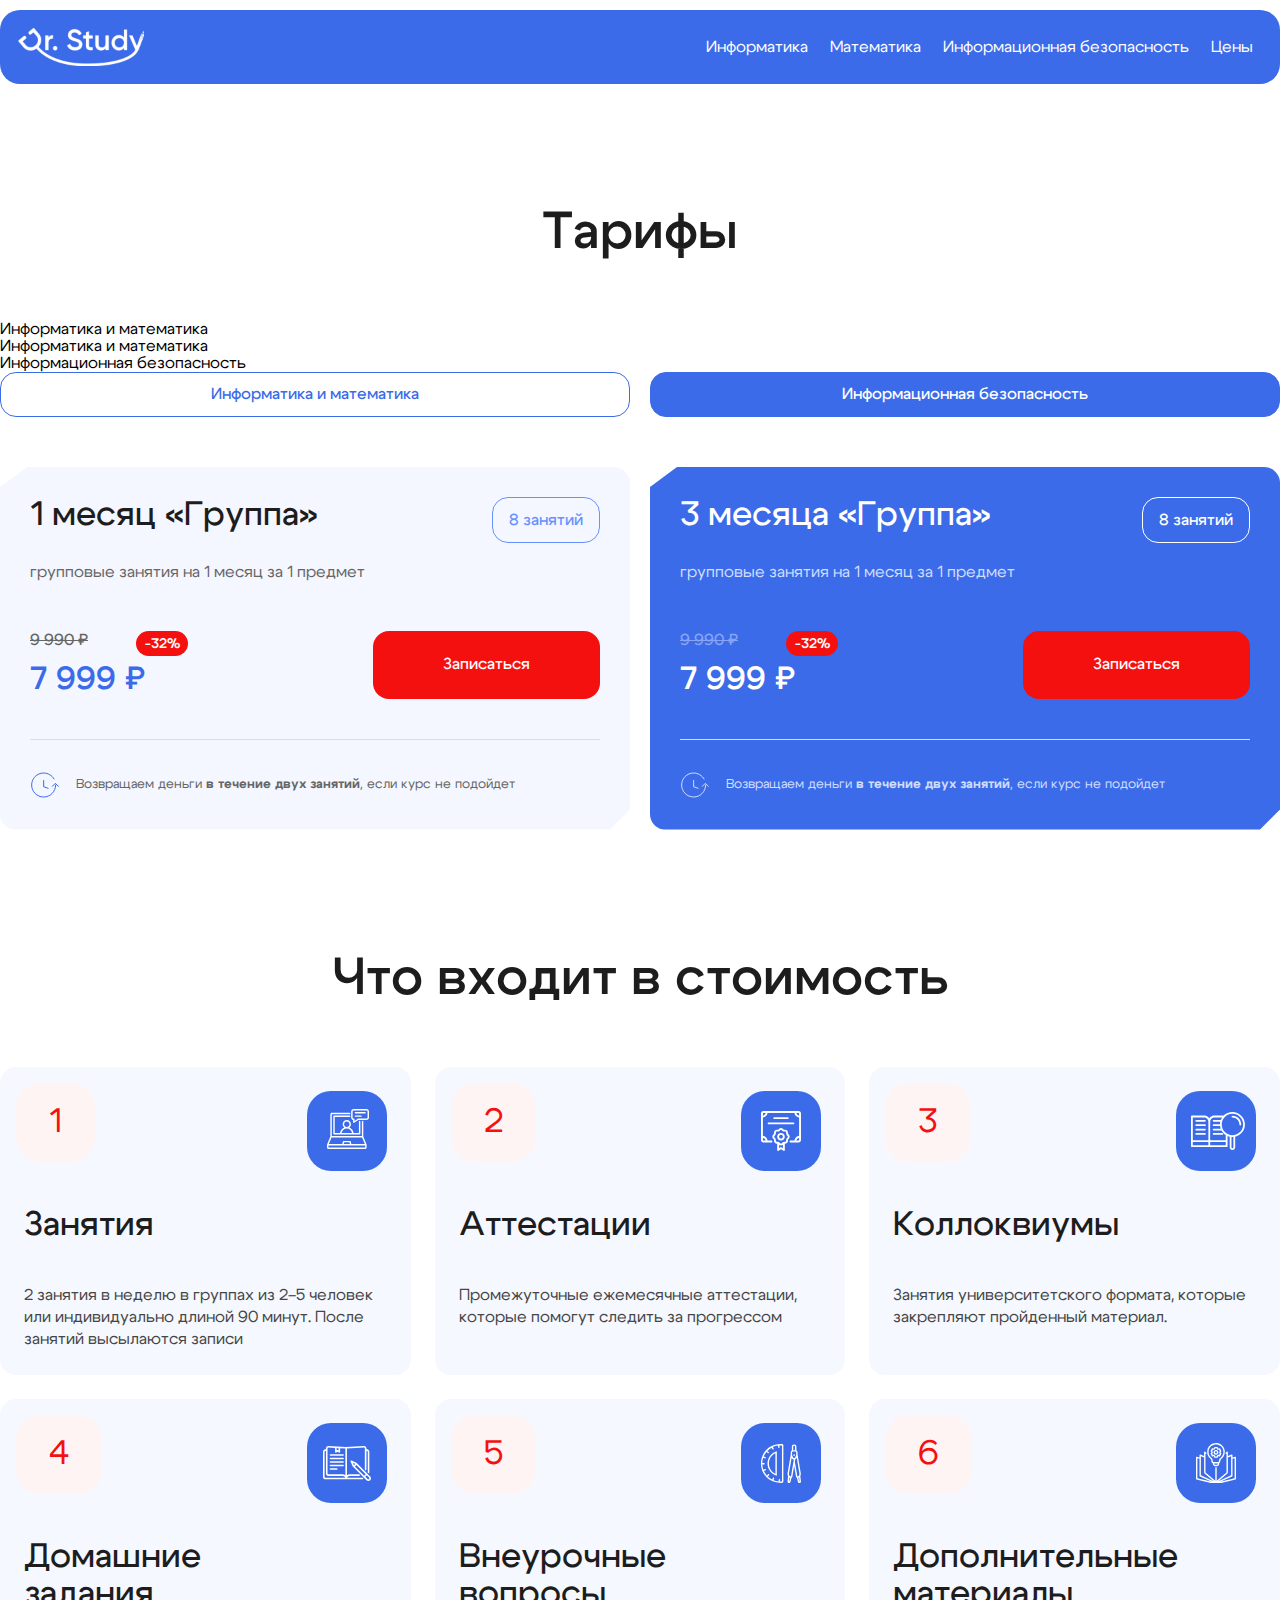
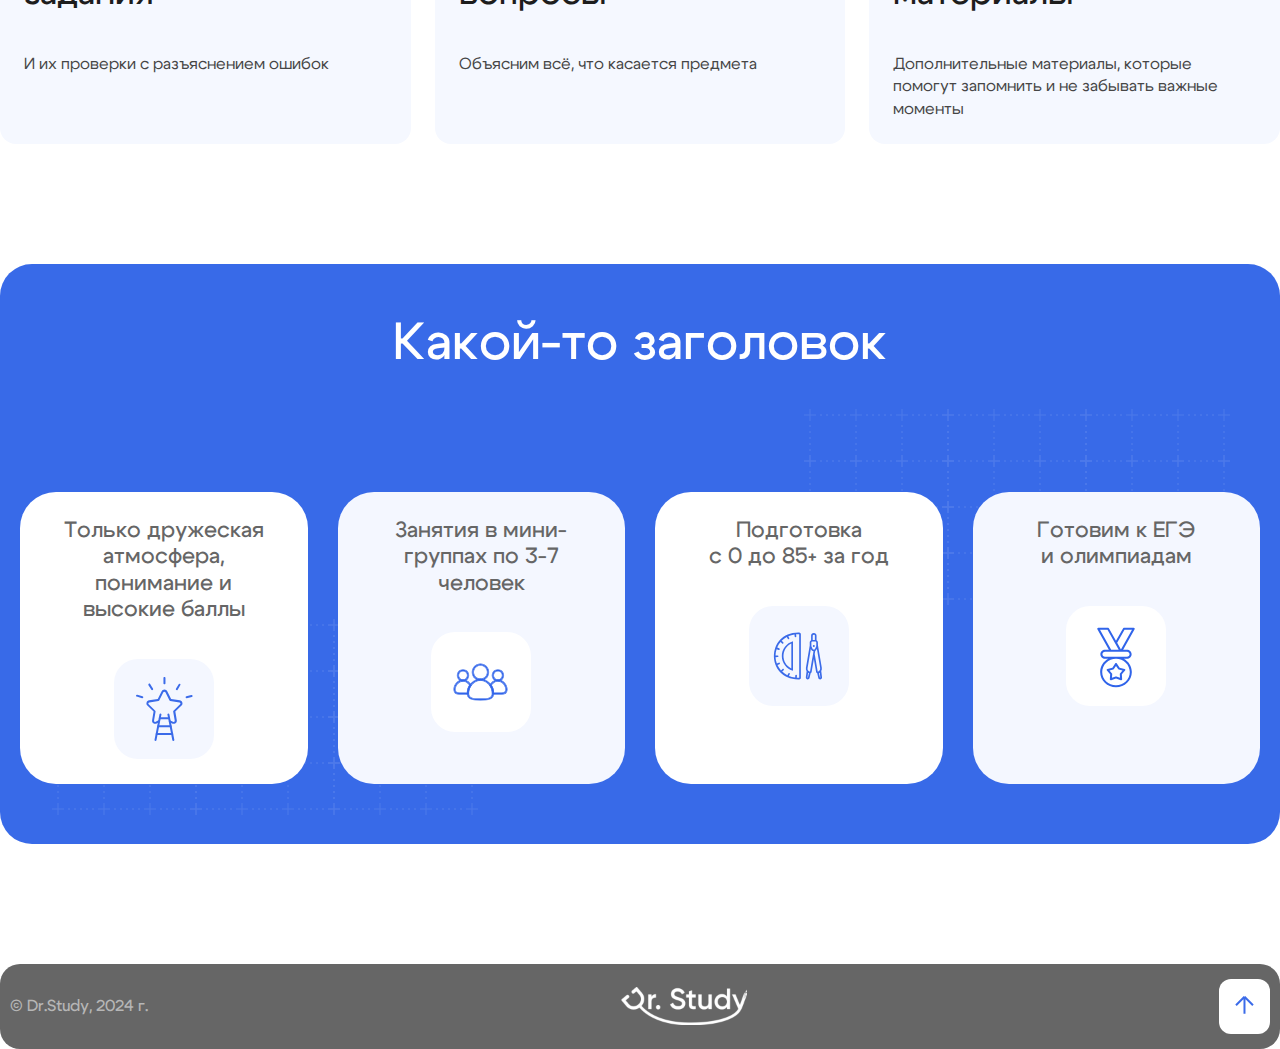
<file: pages/tariffs.html>
<!DOCTYPE html>
<html lang="ru">

<head>
  <meta charset="UTF-8" />
  <meta name="viewport" content="width=device-width, initial-scale=1.0" />
  <link rel="stylesheet" href="../css/tariffs.css" />
  <link rel="stylesheet" href="../css/style.css" />
  <title>Dr.Study</title>
</head>

<body>
  <header class="header">
    <div class="container">
      <div class="rows__header">
        <div class="header__logo">
          <a href="../index.html" class="header__logo-link">
            <img src="../assets/images/logo.webp" alt="Dr.Study Logo" class="header__logo-img" />
          </a>
        </div>
        <div class="burger" id="burger">
          <span></span>
          <span></span>
          <span></span>
        </div>
        <nav class="nav" id="nav">
          <ul>
            <li class="header__nav-item"><a href="pages/course.html" class="header__nav-link">Информатика</a></li>
            <li class="header__nav-item"><a href="#" class="header__nav-link">Математика</a></li>
            <li class="header__nav-item"><a href="pages/course.html" class="header__nav-link">Информационная
                безопасность</a></li>
            <li class="header__nav-item"><a href="#" class="header__nav-link">Цены</a></li>
          </ul>
        </nav>
        <nav class="header__nav">
          <ul class="header__nav-list">
            <li class="header__nav-item"><a href="pages/course.html" class="header__nav-link">Информатика</a></li>
            <li class="header__nav-item"><a href="#" class="header__nav-link">Математика</a></li>
            <li class="header__nav-item"><a href="pages/course.html" class="header__nav-link">Информационная
                безопасность</a></li>
            <li class="header__nav-item"><a href="#" class="header__nav-link">Цены</a></li>
          </ul>
        </nav>
      </div>
  </header>
  <section class="main__tariffs">
    <div class="container">
      <h1 class="title__section margitn__top">Тарифы</h1>
      <div class="tariffs__select">
        <div class="tariffs__select-selected">Информатика и математика</div>
        <div class="tariffs__select-items">
          <div class="tariffs__select-item">Информатика и математика</div>
          <div class="tariffs__select-item">Информационная безопасность</div>
        </div>
      </div>
      <div class="rows__tariffs">
        <div class="rows__card__tarifs flex__block">
          <p class="title__tariff__categories">Информатика и математика</p>
          <div class="card__tariffs">
            <div class="title__card__tariffs">
              <div class="info__card__tariffs">
                <h3>1 месяц «Группа»</h3>
                <p>групповые занятия на 1 месяц за 1 предмет</p>
              </div>
              <p class="class__course">8 занятий</p>
            </div>
            <div class="price__card__tariffs">
              <div class="price__rows__tariffs">
                <p class="old__price">9 990 ₽</p>
                <p class="priec_text">7 999 ₽</p>
              </div>
              <a href="#" class="Записаться">Записаться</a>
            </div>
            <div class="return__money">
              <img src="../assets/images/clock-backward__blue.svg" alt="return money">
              <p>Возвращаем деньги <strong>в течение двух занятий</strong>, если курс не подойдет</p>
            </div>
          </div>
        </div>
        <div class="rows__card__tarifs flex__block">
          <p class="title__tariff__categories blue__card">Информационная безопасность</p>
          <div class="card__tariffs blue__card">
            <div class="title__card__tariffs">
              <div class="info__card__tariffs">
                <h3 class="white__color">3 месяца «Группа»</h3>
                <p style="color: #D0DDFF;">групповые занятия на 1 месяц за 1 предмет</p>
              </div>
              <p class="class__course" style="color: white; border-color: white;">8 занятий</p>
            </div>
            <div class="price__card__tariffs">
              <div class="price__rows__tariffs">
                <p class="old__price" style="color:#87a4f5">9 990 ₽</p>
                <p class="priec_text white__color">7 999 ₽</p>
              </div>
              <a href="#" class="Записаться">Записаться</a>
            </div>
            <div class="return__money">
              <img src="../assets/images/clock-backward__white.svg" alt="return money">
              <p style="color: #D0DDFF;">Возвращаем деньги <strong>в течение двух занятий</strong>, если
                курс не подойдет</p>
            </div>
          </div>
        </div>
      </div>
  </section>
  <section class="content__price">
    <div class="container">
      <h2 class="title__section">Что входит в стоимость</h2>
      <div class="rows__content__price">
        <div class="price-card">
          <div class="price-card__number">1</div>
          <div class="price-card__icon">
            <img src="../assets/images/content__price_img_1.svg" alt="icon">
          </div>
          <div class="price-card__content">
            <h3>Занятия</h3>
            <p>2 занятия в неделю в группах из 2–5 человек или индивидуально длиной 90 минут. После занятий
              высылаются записи</p>
          </div>
        </div>

        <div class="price-card">
          <div class="price-card__number">2</div>
          <div class="price-card__icon">
            <img src="../assets/images/content__price_img_2.svg" alt="icon">
          </div>
          <div class="price-card__content">
            <h3>Аттестации</h3>
            <p>Промежуточные ежемесячные аттестации, которые помогут следить за прогрессом</p>
          </div>
        </div>

        <div class="price-card">
          <div class="price-card__number">3</div>
          <div class="price-card__icon">
            <img src="../assets/images/content__price_img_3.svg" alt="icon">
          </div>
          <div class="price-card__content">
            <h3>Коллоквиумы</h3>
            <p>Занятия университетского формата, которые закрепляют пройденный материал.</p>
          </div>
        </div>

        <div class="price-card">
          <div class="price-card__number">4</div>
          <div class="price-card__icon">
            <img src="../assets/images/content__price_img_4.svg" alt="icon">
          </div>
          <div class="price-card__content">
            <h3>Домашние задания</h3>
            <p>И их проверки с разъяснением ошибок</p>
          </div>
        </div>

        <div class="price-card">
          <div class="price-card__number">5</div>
          <div class="price-card__icon">
            <img src="../assets/images/content__price_img_5.svg" alt="icon">
          </div>
          <div class="price-card__content">
            <h3>Внеурочные вопросы</h3>
            <p>Объясним всё, что касается предмета</p>
          </div>
        </div>

        <div class="price-card">
          <div class="price-card__number">6</div>
          <div class="price-card__icon">
            <img src="../assets/images/content__price_img_6.svg" alt="icon">
          </div>
          <div class="price-card__content">
            <h3>Дополнительные материалы</h3>
            <p>Дополнительные материалы, которые помогут запомнить и не забывать важные моменты</p>
          </div>
        </div>
      </div>
    </div>
  </section>
  <section class="info__course__section">
    <div class="container">
      <div class="rows__course__section">
        <h2 class="title__section" style="color: white;">Какой-то заголовок</h2>
        <div class="inner__rows__info__course">
          <div class="card__info__cours position_one">
            <p>Только дружеская атмосфера, понимание и высокие баллы</p>
            <img src="../assets/images/info__course_1.svg" alt="img">
          </div>
          <div class="card__info__cours position_two">
            <p>Занятия в мини-группах по 3-7 человек</p>
            <img src="../assets/images/info__course_2.svg" alt="img">
          </div>
          <div class="card__info__cours position_three">
            <p>Подготовка с&nbsp;0&nbsp;до&nbsp;85+&nbsp;за&nbsp;год</p>
            <img src="../assets/images/info__course_3.svg" alt="img">
          </div>
          <div class="card__info__cours position_four">
            <p>Готовим к ЕГЭ и&nbsp;олимпиадам</p>
            <img src="../assets/images/info__course_4.svg" alt="img">
          </div>
        </div>
      </div>
    </div>
  </section>
  <footer class="footer">
    <div class="inner__footer">
      <p>© Dr.Study, 2024 г.</p>
      <img src="../assets/images/logo.webp" alt="logo">
      <a href="#" class="scroll-to-top">
        <img src="../assets/images/arrow__button__footer.svg" alt="arrow">
      </a>
    </div>
  </footer>
  <script>
    const burger = document.getElementById('burger');
    const nav = document.getElementById('nav');

    burger.addEventListener('click', () => {
      burger.classList.toggle('active');
      nav.classList.toggle('open');
      document.querySelector('.scroll-to-top').addEventListener('click', function (e) {
        e.preventDefault(); // Отменяем переход по ссылке
        window.scrollTo({
          top: 0,
          behavior: 'smooth' // Плавная прокрутка
        });
      });
    });
  </script>
  <script src="../js/main.js"></script>
</body>

</html>
</file>
<file: css/style.css>
@font-face {
  font-family: "Cygre";
  src:
    url("../fonts/Cygre-Regular.ttf") format("truetype");
  font-weight: 400;
  font-style: normal;
}

@font-face {
  font-family: "Cygre";
  src: url("../fonts/Cygre-Medium.ttf") format("truetype");
  font-weight: 500;
  font-style: normal;
}

@font-face {
  font-family: "Cygre";
  src: url("../fonts/Cygre-SemiBold.ttf") format("truetype");
  font-weight: 600;
  font-style: normal;
}

@font-face {
  font-family: "Cygre";
  src: url("../fonts/Cygre-Bold.ttf") format("truetype");
  font-weight: 700;
  font-style: normal;
}

/* * {
  text-rendering: optimizeLegibility;
  font-feature-settings: "liga" on, "kern" on;
} */

strong {
  font-weight: 700;
}

html {
  scroll-behavior: smooth;
}

body {
  font-family: "Cygre", sans-serif;
  font-weight: 400;
  margin: 0;
  padding: 0;

  overflow-x: hidden;
}

* {
  box-sizing: border-box;
}

h1,
h2,
h3,
h4,
h5,
h6,
p {
  margin: 0;
  box-sizing: border-box;
}

ul {
  margin: 0px;
}

.container {
  max-width: 1400px;
  margin: 0 auto;
}

/*HEADER*/

.header {
  background-color: #3b6be9;
  max-width: 1400px;
  padding: 18px 27px 14px 18px;
  border-radius: 20px;
  margin: 10px auto 20px auto;
}

.header__logo-link {
  display: block;
}

.header__logo-img {
  width: 126px;
  object-fit: cover;
}

.rows__header {
  display: flex;
  justify-content: space-between;
  align-items: center;
}

.rows__header nav {
  margin-bottom: 4px;
}

nav ul {
  padding-left: 10px;
}

.header__nav-list {
  display: flex;
  gap: 22px;
  align-items: center;
}

.header__nav-list a {
  color: #fff;
  text-decoration: none;
  font-weight: 400;
  transition: all 0.3s ease;
}

.header__nav-list li {
  list-style: none;
}

.header__nav-list a:hover {
  background-color: white;
  padding: 5px 10px;
  border-radius: 8px;
  color: #3b6be9;
  transition: all 0.3s ease;
}

/* HEADER END */

/* MAIN */

.main {
  margin-bottom: 120px;
}

.rows__main__content {
  display: flex;
  width: 100%;
  height: 100%;
  gap: 20px;
}

.flex__block {
  flex: 1;
}

.text__content {
  position: relative;
  display: flex;
  flex-direction: column;
  padding: 60px 35px 0px 35px;
  background-color: #f4f7ff;
  border-radius: 32px;
  min-height: 670px;
  max-width: 690px;
  box-sizing: border-box;
}

.svg1 {
  position: absolute;
  top: 28px;
  left: 38px;
}

.svg2 {
  position: absolute;
  top: 21px;
  right: 26px;
}

.svg3 {
  position: absolute;
  bottom: 40px;
  left: 20px;
}

.svg4 {
  position: absolute;
  bottom: 28px;
  right: 22px;
}

.img__content {
  display: flex;
  justify-content: center;
  margin-bottom: 58px;
}

.img_category {
  display: flex;
}

.text__block {
  display: flex;
  justify-content: center;
  flex-direction: column;
  align-items: center;
  text-align: center;
}

.text__block h1 {
  max-width: 623px;
  color: #1d1d1d;
  font-weight: 600;
  font-size: 56px;
}

.color__title__main {
  color: #f51010;
}

.text__block p {
  max-width: 500px;
  margin-top: 50px;
  font-weight: 500;
  color: #666666;
  line-height: 140%;
}

.rows__container_img__category {
  position: relative;
  width: 100%;
  height: 100%;
  overflow: hidden;
}

.img_category {
  background-image: url("../assets/images/grid.svg");
  background-position: 38px 28px;
  background-size: center;
  background-repeat: no-repeat;
  background-color: #3b6be9;
  border-radius: 32px;
}

.img__category__block {
  position: absolute;
  background-color: white;
  display: flex;
  border-radius: 32px;
  align-items: center;
}

.block__statick__bottom__right {
  bottom: 18px;
  right: 30px;
  padding: 24px 16px 20px 16px;
  flex-direction: column;
  gap: 30px;
  max-width: 212px;
  max-height: 195px;
}

.block__statick__bottom__left {
  bottom: 36px;
  left: 4px;
  padding: 18px 18px 18px 12px;
  transform: rotate(9deg);
  gap: 20px;
  max-width: 417px;
}

.block__statick__bottom__center {
  top: 55%;
  right: 0;
  max-width: 215px;
  flex-direction: column;
  gap: 15px;
  padding: 24px 16px 20px 16px;
  transform: translateX(-116%) rotate(-12deg);
  animation-name: dropOnBottomCenter;
  animation-duration: 1s;
  animation-timing-function: linear;
}

.block__statick__top__right {
  flex-direction: column;
  padding: 24px 16px 20px 16px;
  max-width: 215px;
  gap: 15px;
  top: 4%;
  right: 46px;
  transform: rotate(10deg);
}

.block__statick__top__left {
  position: absolute;
  display: flex;
  align-items: center;
  flex-direction: column;
  gap: 15px;
  top: 18%;
  left: 96px;
  height: 20%;
  font-size: 14px;
  padding: 24px 16px 20px 16px;
  background-image: url("../assets/images/bg_chatGpt.svg");
  background-position: center;
  background-size: cover;

  transform: rotate(5deg) scale(1.1);
  border-color: transparent !important;
}

.block__statick__top__left p {
  max-width: 110px;
  transform: rotate(347deg);
}

.block__statick__top__left img {
  margin-left: 23px;
}

.block__statick__bottom__left p {
  text-align: left;
}

@keyframes dropOnBottom {
  0% {
    transform: translateY(-300px) rotate(0deg);
  }

  60% {
    transform: translateY(220px) rotate(5deg);
  }

  72% {
    transform: translateY(180px) translateX(-90px) rotate(2deg);
  }

  100% {
    transform: translateY(292px) translateX(5px) rotate(-35deg);
  }
}

@keyframes dropOnBottomCenter {
  0% {
    transform: translateX(-116%) translateY(-300%) rotate(0deg);
  }

  100% {
    transform: translateX(-116%) rotate(-12deg);
  }
}

@keyframes dropOnBottomRight {
  0% {
    transform: translateY(-300px) rotate(0deg);
  }

  60% {
    transform: translateY(220px) rotate(-10deg);
  }

  70% {
    transform: translateY(246px) rotate(-5deg);
  }

  75% {
    transform: translateY(260px) rotate(-10deg);
  }

  100% {
    transform: translateY(278px) translateX(14px) rotate(0deg);
  }
}

@keyframes opacity {
  0% {
    opacity: 0;
  }

  100% {
    opacity: 1;
  }
}

.block__statick__top__left,
.block__statick__top__right {
  animation-duration: 1.8s;
  animation-fill-mode: forwards;
  animation-timing-function: linear;
  position: absolute;
  z-index: 3;
}

.block__statick__bottom__left,
.block__statick__bottom__right {
  animation-name: opacity;
  animation-duration: 1s;
}

.block__statick__top__left {
  animation-name: dropOnBottom;
}

.block__statick__top__right {
  animation-name: dropOnBottomRight;
  animation-duration: 1.5s;
}

.title__category {
  font-size: 14.5px;
  font-weight: 500;
  line-height: 120%;
  text-align: center;
  color: #666666;
}

.burger {
  width: 40px;
  height: 40px;
  display: flex;
  flex-direction: column;
  justify-content: space-between;
  cursor: pointer;
  z-index: 1001;
  /* gap: 2px; */
  background: white;
  padding: 8px;
  border-radius: 6px;
  padding: 14px 11px;
  box-shadow: 0 2px 8px rgba(0, 0, 0, 0.1);
}

.burger span {
  height: 2px;
  background: #3b6be9;
  flex-shrink: 0;
  /* Синие полоски */
  border-radius: 1px;
  transition: 0.3s;
}

.burger {
  display: none;
}

/* Navigation menu */
.nav {
  position: fixed;
  right: -100%;
  top: 0;
  width: 250px;
  height: 100%;
  margin-top: 10px;
  background: #3a6be8;
  padding: 80px 20px;
  transition: right 0.4s ease;
  z-index: 1000;
}

.nav ul {
  list-style: none;
}

.nav ul li {
  margin: 20px 0;
}

.nav ul li a {
  color: white;
  text-decoration: none;
  font-size: 18px;
}

/* Opened menu */
.nav.open {
  right: 0;
}

/* Burger animation */
.burger.active span:nth-child(1) {
  transform: rotate(45deg) translate(3px, 3.5px);
}

.burger.active span:nth-child(2) {
  opacity: 0;
}

.burger.active span:nth-child(3) {
  transform: rotate(-45deg) translate(3px, -3.5px);
}

/* main end */

/* how it works */

.rows__card__it__work {
  display: flex;
  position: relative;
}

.rows__card__it__work-mobile {
  display: none !important;
}

.white__card__work {
  background-image: url("../assets/images/card_it_work_white.svg");
  background-position: center;
  background-size: cover;
  background-repeat: no-repeat;
  max-width: 453px;
  padding: 120px 32px 30px 30px;
  min-height: 500px;
  opacity: 0;
  transform: translateY(50px);
  transition: all 0.6s ease-out;
}

.blue__card__work {
  background-image: url("../assets/images/card_it_work_blue.svg");
  background-position: center;
  background-size: cover;
  background-repeat: no-repeat;
  max-width: 453px;
  padding: 120px 32px 30px 30px;
  height: 393px;
  opacity: 0;
  transform: translateY(50px);
  transition: all 0.6s ease-out;
}

.custom__position__card__work {
  position: absolute;
  left: 343px;
  bottom: -105px;
  opacity: 0;
  transform: translateY(50px);
  transition: all 0.6s ease-out;
}

.custom__position__card__work__blue__2 {
  position: absolute;
  right: 264px;
  top: 0px;
  background-image: url("../assets/images/card__it_work_blue_small.svg") !important;
  background-position: center;
  background-size: cover;
  background-repeat: no-repeat;
  min-height: 417px;
  height: 417px;
}

.custom__position__card__work__blue__3 {
  position: absolute;
  right: 0;
  bottom: -243px;
  opacity: 0;
  transform: translateY(50px);
  transition: all 0.6s ease-out;
}

.white__card__work.visible,
.blue__card__work.visible,
.custom__position__card__work.visible,
.custom__position__card__work__blue__2.visible,
.custom__position__card__work__blue__3.visible {
  opacity: 1;
  transform: translateY(0);
}

.white__card__work.visible {
  transition-delay: 0.2s;
}

.blue__card__work.visible {
  transition-delay: 0.4s;
}

.custom__position__card__work.visible {
  transition-delay: 0.6s;
}

.custom__position__card__work__blue__2.visible {
  transition-delay: 0.8s;
}

.custom__position__card__work__blue__3.visible {
  transition-delay: 1s;
}

.title__card__work {
  color: #1d1d1d;
  font-size: 34px;
  font-weight: 500;
}

.pre__title_card__work {
  color: #464646;
  line-height: 140%;
  max-width: 391px;
}

.color__white__card__work {
  color: white;
}

.white__card__work .card__textt,
.blue__card__work .card__textt,
.custom__position__card__work .card__textt,
.custom__position__card__work__blue__2 .card__textt,
.custom__position__card__work__blue__3 .card__textt {
  display: flex;
  flex-direction: column;
  height: 100%;
  gap: 10px;
  justify-content: space-between;
}

@media (max-width: 1350px) {
  .rows__card__it__work {
    display: grid;
    grid-template-columns: repeat(2, 1fr);
    grid-auto-rows: auto;
    gap: 32px;
    align-items: start;
    padding: 40px 0;
  }

  .custom__position__card__work,
  .custom__position__card__work__blue__2,
  .custom__position__card__work__blue__3 {
    position: unset !important;
  }
}

@media (max-width: 930px) {

  .rows__card__it__work {
    display: none;
  }

  .rows__card__it__work-mobile {
    display: block !important;
    flex-direction: row;
    gap: 0;
    padding: 0;
    margin: 0;
    width: 100%;
    position: relative;
  }

  .white__card__work img,
  .blue__card__work img,
  .custom__position__card__work img,
  .custom__position__card__work__blue__2 img,
  .custom__position__card__work__blue__3 img {
    width: 100%;
    height: 100%;
    object-fit: cover;
    object-position: top;
    border-bottom-left-radius: 12px;
    border-bottom-right-radius: 12px;
  }


  .white__card__work,
  .blue__card__work,
  .custom__position__card__work,
  .custom__position__card__work__blue__2,
  .custom__position__card__work__blue__3 {
    position: relative !important;
    left: auto !important;
    right: auto !important;
    top: auto !important;
    bottom: auto !important;
    flex: 0 0 100vw !important;
    max-width: 100vw !important;
    min-width: 100vw !important;
    margin: 0;
    height: auto;
    min-height: 240px;
    box-sizing: border-box !important;
    padding: 0 !important;
    background-size: contain !important;
    background-repeat: no-repeat !important;
    background-position: center !important;
    word-break: break-word;
    transition: transform 0.4s cubic-bezier(0.4, 0, 0.2, 1);
    will-change: transform;
  }

  .white__card__work .title__card__work,
  .blue__card__work .title__card__work,
  .custom__position__card__work .title__card__work,
  .custom__position__card__work__blue__2 .title__card__work,
  .custom__position__card__work__blue__3 .title__card__work {
    font-size: 29px !important;
    font-weight: 500;
  }

  .white__card__work .pre__title_card__work,
  .blue__card__work .pre__title_card__work,
  .custom__position__card__work .pre__title_card__work,
  .custom__position__card__work__blue__2 .pre__title_card__work,
  .custom__position__card__work__blue__3 .pre__title_card__work {
    font-size: 23px !important;
    line-height: 1.35 !important;
  }

  .card-animate,
  .card-animate.visible,
  .card-animate.delay-1,
  .card-animate.delay-2,
  .card-animate.delay-3,
  .card-animate.delay-4 {
    opacity: 1 !important;
    transform: none !important;
    transition: none !important;
  }
}

@media (max-width: 480px) {
  .rows__card__it__work-mobile {
    gap: 4vw;
    padding: 12px 0 12px 4vw;
  }

  .white__card__work,
  .blue__card__work,
  .custom__position__card__work,
  .custom__position__card__work__blue__2,
  .custom__position__card__work__blue__3 {
    flex: 0 0 92vw !important;
    max-width: calc(100vw - 24px) !important;
    min-width: calc(100vw - 24px) !important;
    padding: 0 !important;
  }

  .white__card__work .title__card__work,
  .blue__card__work .title__card__work,
  .custom__position__card__work .title__card__work,
  .custom__position__card__work__blue__2 .title__card__work,
  .custom__position__card__work__blue__3 .title__card__work {
    font-size: 18px !important;
  }

  .white__card__work .pre__title_card__work,
  .blue__card__work .pre__title_card__work,
  .custom__position__card__work .pre__title_card__work,
  .custom__position__card__work__blue__2 .pre__title_card__work,
  .custom__position__card__work__blue__3 .pre__title_card__work {
    font-size: 12px !important;
    line-height: 140% !important;
  }

  .card__textt {
    top: 70px !important;
  }
}

/* specialists */

.specialists {
  margin: 370px 0px 120px 0px;
}

.title__section {
  text-align: center;
  color: #1d1d1d;
  font-size: 52px;
  font-weight: 600;
  margin-bottom: 60px;
}

.rows__card__specialists {
  display: flex;
  justify-content: center;
  gap: 20px;
}

.card__specialists {
  max-width: 520px;
  background-color: #f4f7ff;
  border-radius: 32px;
}

.img__specialists {
  object-fit: cover;
  max-width: 100%;
  padding: 30px;
  border-radius: 50px;
}

.title__card__specialists {
  padding-left: 40px;
  line-height: 120%;
  font-size: 34px;
  font-weight: 500;
  color: #1d1d1d;
}

.info__specialists {
  display: flex;
  flex-direction: column;
  gap: 20px;
  padding: 50px 40px 20px 40px;
}

.info__item {
  display: flex;
  justify-content: space-between;
  align-items: center;
  padding-bottom: 18px;
}

.info__item:not(:last-child) {
  border-bottom: 1px solid #e5e5e5;
}

.title__item {
  color: #aaaaaa;
}

.pre__title__item {
  color: #3b6be9;
  font-size: 20px;
}

/* specialists end */
.tabs__results {
  display: none !important;
}

.results .swiper-pagination {
  display: none;
  padding-top: 14px;
}

.results .swiper-pagination .swiper-pagination-bullet {
  width: 8px;
  height: 8px;
  border-radius: 50%;
  background-color: #b2afaf;
}

.results .swiper-pagination .swiper-pagination-bullet-active {
  background-color: #3B6BE9;
}

.img__person__reviewss img {
  width: 60px;
  object-fit: cover;
}

/* steps */

.steps {
  border-radius: 20px;
  color: white;
  text-align: center;
  position: relative;
  margin-bottom: 135px;
}

.inner__steps {
  background-color: #3a6be8;
  padding: 51px 40px 51px 78px;
  border-radius: 32px;
}

.steps h2 {
  color: white;
  font-weight: 600;
  margin-bottom: 60px;
}

.steps__wrapper {
  position: relative;
  margin: 0 auto;
  height: 1100px;
  background-image: url("../assets/images/rows_steps.svg"),
    url("../assets/images/rows_steps.svg");
  background-repeat: no-repeat, no-repeat;
  background-size: 426px 200px, 426px 200px;
  background-position: bottom left, top right;
}

.step {
  background: white;
  border-radius: 24px;
  padding: 40px;
  color: #000;
  position: absolute;
  text-align: left;
  max-width: 600px;
}

.title__step {
  color: #1d1d1d;
  font-weight: 500;
  font-size: 31px;
  line-height: 120%;
  margin-bottom: 40px;
}

.pre__title__step {
  color: #464646;
  line-height: 140%;
}

.step .number {
  background: #fff4f4;
  color: #f51010;
  font-weight: 400;
  width: 80px;
  height: 80px;
  border-radius: 24px;
  display: inline-flex;
  align-items: center;
  font-size: 32px;
  justify-content: center;
  margin-bottom: 40px;
}

.step .icon_steps {
  position: absolute;
  top: 32px;
  right: 44px;
  border-radius: 50%;
}

.step--1 {
  top: 0;
  left: 0;
  position: relative;
}

.step--1::after {
  content: "";
  position: absolute;
  bottom: 77px;
  right: -221px;
  width: 200px;
  height: 150px;
  background-image: url("../assets/images/arrow__1.png");
  background-repeat: no-repeat;
  background-size: contain;
  pointer-events: none;
  z-index: 0;
}

.step--2 {
  top: 255px;
  right: 0px;
}

.step--2::after {
  content: "";
  position: absolute;
  bottom: -30px;
  left: -269px;
  width: 256px;
  height: 200px;
  background-image: url(../assets/images/arrow__2.png);
  background-repeat: no-repeat;
  background-size: contain;
  pointer-events: none;
  z-index: 0;
}

.step--3 {
  top: 530px;
  left: 0;
}

.step--4 {
  top: 755px;
  right: 0px;
}

.step--4::after {
  content: "";
  position: absolute;
  bottom: 80px;
  left: -161px;
  width: 150px;
  height: 150px;
  background-image: url(../assets/images/arrow__3.png);
  background-repeat: no-repeat;
  background-size: contain;
  pointer-events: none;
  z-index: 0;
}

/* steps end */

/* well__content */

.well__content {
  margin-bottom: 120px;
}

.rows__well__content {
  display: flex;
  gap: 20px;
}

.card__well__Content {
  padding: 40px;
  border-radius: 32px;
  background-color: #f4f7ff;
  display: flex;
  flex-direction: column;
}

.card__well__Content ul {
  margin-top: 20px;
  padding-left: 28px;
}

.img__well__content {
  margin-bottom: 60px;
}

.title__card__well {
  font-size: 34px;
  color: #1d1d1d;
  font-weight: 500;
  line-height: 120%;
  margin-bottom: 30px;
}

.pre__title__card,
.card__well__Content li {
  color: #464646;
  line-height: 140%;
}

.content__bottom {
  margin-top: auto;
}

/* content__bottom end */

/* social__networks */

.social__networks {
  margin-bottom: 120px;
}

.course .social__networks {
  margin-bottom: 20px;
}

.rows__social__networks {
  display: flex;
  gap: 20px;
  align-items: stretch;
  /* выравнивает карточки по высоте */
}

.rows__social__networks>.card__social__networks:last-child p {
  max-width: 545px;
}

.card__social__networks {
  background-color: #f4f7ff;
  border-radius: 16px;
  padding: 40px 75px 63px 40px;
  display: flex;
  flex-direction: column;
}

.title__social__networks {
  font-size: 34px;
  color: #1d1d1d;
  font-weight: 500;
  line-height: 120%;
  margin-bottom: 30px;
  max-width: 403px;
}

.pre__title__social {
  color: #666666;
  line-height: 140%;
  margin-bottom: 69px;
}

.link__social__networks {
  margin-top: auto;
}

.link__item__social__networks {
  padding: 27px 58px;
  border-radius: 16px;
  background-color: #f51010;
  color: white;
  font-weight: 500;
  cursor: pointer;
  text-decoration: none;
  transition: all 0.3s ease;
}

.link__item__social__networks:hover {
  background-color: #3a6be8;
}

/* social__networks end */

/* result */

.results {
  margin-bottom: 120px;
  position: relative;
}

.rows__results {
  display: flex;
  justify-content: center;
  position: relative;
  margin-top: 77px;
}

.tabs__results {
  display: flex;
  justify-content: center;
  gap: 20px;
  margin-bottom: 30px;
}

.tab__results {
  padding: 12px 24px;
  border: 1px solid #3b6be9;
  border-radius: 16px;
  background: transparent;
  color: #3b6be9;
  cursor: pointer;
  transition: all 0.3s ease;
}

.tab__results.active {
  background: #3b6be9;
  color: white;
}

.title__card__results {
  text-align: center;
  font-size: 24px;
  font-weight: 500;
}

.before__results .title__card__results {
  color: #1D1D1D;
}

.card__info__person {
  position: absolute;
  top: -76px;
  background-color: #6791ff;
  padding: 20px 110px 20px 20px;
  border-radius: 24px;
  color: white;
  display: flex;
  gap: 30px;
  align-items: center;
}

.img__person {
  border-radius: 18px;
}

.name__person {
  font-size: 34px;
  font-weight: 500;
  line-height: 120%;
}

.date__item {
  display: flex;
  align-items: center;
  justify-content: center;
  width: 98px;
  height: 40px;
  border-radius: 100px;
  border: 1px solid #d9e3ff;
  color: #D9E3FF;
}

.rows__date {
  display: flex;
  gap: 6px;
  margin-top: 12px;
}

.inner__rows_results {
  display: grid;
  grid-template-columns: 1fr 1fr;
  background-color: #f4f7ff;
  border-radius: 32px;
  padding: 120px 20px 20px 20px;
  max-width: 900px;
  gap: 20px;
}

.before__results,
.after_results {
  display: grid;
  grid-template-rows: auto 1fr 1fr 1fr;
  border-radius: 24px;
  padding: 30px 20px 0px 20px;
  transition: opacity 0.3s ease, visibility 0.3s ease;
}

.before__results {
  background-color: #ffffff;
  color: #000000;
}

.after_results {
  background-color: #3b6be9;
  color: #ffffff;
}

.after_results.active,
.before__results.active {
  display: grid;
}

.before__results h3,
.after_results h3 {
  margin-bottom: 20px;
}

.before__results p,
.after_results p {
  margin: 0;
  display: flex;
  align-items: center;
  padding: 21px;
  text-align: center;
  line-height: 140%;
}

.before__results p {
  border-top: 1px solid #ededed;
  color: #464646;
}

.after_results p {
  border-top: 1px solid #0d50ff;
}

.custom-swiper-button {
  width: 64px;
  height: 64px;
  border: 1px solid #3b82f6;
  border-radius: 50%;
  display: flex;
  align-items: center;
  justify-content: center;
  cursor: pointer;
  position: absolute;
  top: 50%;
  transform: translateY(-50%);
  background-color: white;
  z-index: 10;
  transition: background 0.3s;
}

.custom-swiper-button:hover {
  background-color: #3b82f6;
}

.custom-swiper-button img {
  width: 24px;
  height: 24px;
  transition: filter 0.3s;
}

.custom-swiper-button:hover img {
  filter: brightness(0) invert(1);
}

.custom-prev {
  left: 20px;
}

.custom-next {
  right: 20px;
}

@media (max-width: 930px) {
  .results .mySwiper {
    width: 100%;
    overflow: hidden;
  }

  .results .swiper-slide {
    width: 100%;
  }

  .inner__rows_results {
    grid-template-columns: 1fr;
    padding: 117px 20px 20px 20px;
  }

  .custom-swiper-button {
    width: 48px;
    height: 48px;
  }

  .custom-swiper-button img {
    width: 20px;
    height: 20px;
  }

  .custom-prev {
    left: 10px;
  }

  .custom-next {
    right: 10px;
  }
}

/* result end */

/* news */

.news {
  margin-bottom: 120px;
}

.rows__news {
  display: flex;
  gap: 20px;
  margin-bottom: 40px;
}

.card__news {
  padding: 30px;
  border-radius: 32px;
  background-color: #f4f7ff;
  min-height: 320px;
  display: flex;
  flex-direction: column;
}

.theme p {
  padding: 6px 16px;
  color: #6791ff;
  border-radius: 100px;
  border: 1px solid #6791ff;
  display: inline-block;
  margin-bottom: 24px;
}

.title__card__news p {
  font-size: 24px;
  line-height: 120%;
  font-weight: 500;
  color: #1d1d1d;
}

.date {
  display: flex;
  justify-content: space-between;
  align-items: center;
  margin-top: auto;
}

.date p {
  color: #464646;
}

.date a {
  padding: 16px 32px;
  border-radius: 16px;
  color: white;
  background-color: #f51010;
  text-decoration: none;
  transition: all 0.3s ease;
}

.date a:hover {
  background-color: #3a6be8;
  transition: all 0.3s ease;
}

.link_telegram {
  display: block;
  border: 1px solid #3b6be9;
  color: #3b6be9;
  text-align: center;
  padding: 15px 10px;
  text-decoration: none;
  border-radius: 16px;
  transition: all 0.3s ease;
  font-weight: 500;
}

.link_telegram:hover {
  background-color: #3b6be9;
  color: white;
  transition: all 0.3s ease;
}

/* news end */

/* rewiews */

.reviews {
  margin-bottom: 20px;
}

.rows__reviews {
  display: flex;
  gap: 20px;
}

.card__reviews {
  padding: 30px;
  background-color: #f4f7ff;
  border-radius: 24px;
  max-width: 335px;
  min-height: 360px;
  display: flex;
  flex-direction: column;
}

.decr__card__reviews {
  color: #464646;
  line-height: 140%;
}

.img__person__reviewss img {
  border-radius: 50%;
}

.person__reviews__card {
  display: flex;
  align-items: center;
  gap: 20px;
  margin-top: auto;
}

.info__person__card {
  display: flex;
  flex-direction: column;
  gap: 12px;
}

.points {
  display: inline-block;
  background-color: #3b6be9;
  border-radius: 100px;
  color: white;
  padding: 7px 15px;
  max-width: 101px;
  font-size: 13px;
}

.mobilu__catigories {
  display: none;
}

.img__course__person_mainn {
  display: none;
}

.mobilu {
  display: none;
}

@media (max-width: 1400px) {
  .block__statick__top__left {
    left: 54px !important;
  }
}

@media (max-width: 1350px) {
  .rows__card__it__work {
    min-height: 800px;
  }

  .custom__position__card__work {
    left: 300px;
  }

  .custom__position__card__work__blue__2 {
    right: 200px;
  }

  .rows__main__content {
    flex-direction: column;
    align-items: center;
  }

  .text__content {
    max-width: 100% !important;
    width: 100%;
  }

  .rows__container_img__category {
    height: 500px;
  }

  .img_category {
    width: 100%;
  }

  /* Сами карточки по центру внутри своих колонок */
  .rows__card__it__work>div {
    max-width: 453px;
    width: 100%;
    margin: 0 auto;
  }

  .custom__position__card__work,
  .custom__position__card__work__blue__2,
  .custom__position__card__work__blue__3 {
    position: unset !important;
  }
}

@media (max-width: 1288px) {
  .container {
    max-width: 1288px;
  }

  .inner__rows__info__course {
    height: auto;
    padding: 60px 20px;
    background-position: bottom 20px left 20px, top 100px right 20px;
    display: grid;
    grid-template-columns: repeat(auto-fit, minmax(280px, 1fr));
    gap: 30px;
    justify-content: center;
  }

  .card__info__cours {
    position: static !important;
    width: 100%;
    max-width: 100%;
  }

  .info__course__main h1 {
    font-size: 46px !important;
  }

  .block__statick__bottom__center {
    top: 65%;
    right: 249px;
  }

  .block__statick__top__right {
    top: 13%;
    right: 250px;
  }

  .block__statick__top__left {
    top: -12%;
    height: 27%;
  }
}

@media (max-width: 1111px) {
  .inner__rows__info__course {
    grid-template-columns: repeat(2, 1fr);
  }

  .right__content {
    min-width: 500px !important;
  }

  .left__decr__card_course {
    position: unset !important;
    bottom: unset !important;
    right: unset !important;
    left: unset !important;
  }

  .decr__card_course {
    position: unset !important;
    bottom: unset !important;
    right: unset !important;
    left: unset !important;
  }

  .container {
    max-width: 1111px;
  }

  .price__card__tariffs {
    flex-direction: column;
    align-items: flex-start;
    gap: 20px;
  }

  .info__card__tariffs h3 {
    font-size: 27px !important;
  }

  .info__card__tariffs {
    max-width: 250px;
  }

  .rows__bonuses {
    padding: 0 12px;
  }

  .info__course__main h1 {
    font-size: 50px;
    max-width: 400px;
  }

  .btn__course__enter p {
    font-size: 22px;
  }

  .card__achievement {
    min-width: 280px;
  }

  .rows__card__course__main {
    flex-direction: column;
    align-items: center;
  }

  .rows__achievement {
    flex-wrap: wrap;
    gap: 10px !important;

  }

  .rows__card__course__main,
  .rows__course__main__reviews,
  .rows__achievement,
  .rows__social__networks {
    flex-direction: column;
    align-items: center;
    gap: 20px;
  }

  .info__course__main h1 {
    font-size: 38px;
    text-align: center;
  }

  .card__achievement,
  .rewies__card__course,
  .card__social__networks {
    width: 100%;
    max-width: 100%;
    padding: 20px;
  }

  .card__social__networks {
    padding: 20px 20px 40px 20px;
  }

  .btn__course__enter p {
    font-size: 12px !important;
    max-width: 107px;
  }

  .img__course__person_main img {
    width: 100%;
    height: auto;
  }

  .tilte_img h3 {
    font-size: 24px !important;
  }

  .inner__course {
    height: auto !important;
    padding: 40px 20px;
    background-image: none;
  }

  .info__course__main h1 {
    font-size: 30px !important;
    text-align: left;
  }

  .card__content_course,
  .right__content {
    position: relative !important;
    top: auto;
    left: auto !important;
    right: auto !important;
    margin-bottom: 40px;
    width: 100%;
    max-width: 100%;
    min-height: 283px !important;
    min-width: 500px !important;
  }

  .block__statick__bottom__left {
    max-width: 291px;
    font-size: 13px;
  }

  .block__statick__top__right {
    top: 7% !important;
    right: 81px !important;
    transform: unset !important;
  }

  .block__statick__bottom__center {
    top: 37%;
    right: 5px;
  }

  .block__statick__bottom__center {
    animation: none;
  }

  .block__statick__top__left,
  .block__statick__top__right {
    opacity: 1 !important;
    transform: unset !important;
    animation: opacity 1s ease-in-out;
  }

  .block__statick__top__left {
    top: 10%;
  }

  .postion_custom {
    position: unset !important;
  }

  .card__content_course,
  .right__content {
    position: static !important;
    min-width: 100%;
    width: 100%;
    margin-bottom: 40px;
  }

  .card__content_course::before,
  .right__content::before {
    display: none;
  }

  .decr__card_course,
  .left__decr__card_course {
    position: relative;
    left: auto;
    right: auto;
    bottom: auto;
    box-shadow: none;
    margin-top: 20px;
  }

  .img__course__person_main {
    display: none;
  }

  .img__course__person_mainn {
    position: relative;
    display: flex;
    justify-content: center;
    margin: 20px 0;
  }

  .img__course__person_mainn img {
    width: 311px;
    height: 340px;
    object-fit: cover;
    border-radius: 16px;
  }

  .reviews__card__course {
    position: relative;
  }

  .btn__course__enter {
    display: none;
  }

  .mobilu {
    display: flex;
    flex-direction: column;
    position: absolute;
    top: 82%;
    right: 139px;
    transform: translateY(-50%);
    min-height: 104px !important;
    padding: 18px !important;
    min-height: 103px !important;
    background-size: 24px 26px !important;
    min-width: 181px !important;
  }

  .inner__course {
    height: auto;
    padding: 40px 20px;
    display: flex;
    flex-direction: column;
    align-items: center;
  }

  .decr__card_course {
    display: none;
  }

  .mobilu {
    display: flex;
    min-height: unset !important;
  }

  .card__animate {
    transform: translateX(100px);
    opacity: 0;
    transition: all 0.6s ease-out;
  }

  /* Активное состояние (на экране) */
  .card__animate.visible {
    transform: translateX(0);
    opacity: 1;
  }
}

@media (max-width: 1160px) {
  .inner__footer>img {
    position: absolute;
    top: 50%;
    left: 50%;
    transform: translate(-40%, -50%);
  }
}

@media (max-width: 930px) {

  .footer {
    margin: 10px;
  }

  .inner__footer {
    padding: 5px 5px 5px 10px;
    border-radius: 16px;
  }

  /* Header */
  .header {
    margin: 10px;
    padding: 10px;
  }

  .rows__card__it__work {
    display: none;
  }

  .rows__card__it__work-mobile {
    min-height: unset;
    display: block !important;
    flex-direction: row;
    gap: 0;
    padding: 0;
    margin: 0;
    width: 100%;
    position: relative;
  }

  .header__nav-list {
    display: none;
  }

  .burger {
    display: flex;
  }

  /* Specialists */
  .specialists {
    margin: 60px 0;
  }

  .title__section {
    font-size: 32px;
    margin-bottom: 30px;
  }

  .rows__card__specialists {
    flex-direction: column;
    align-items: center;
    gap: 10px;
  }

  .card__specialists {
    width: 100%;
    max-width: 100%;
    border-radius: 24px;
  }

  .img__specialists {
    padding: 10px;
    max-width: 100%;
    display: flex;
    margin: 0 auto;
    border-radius: 30px;
  }

  .title__card__specialists {
    padding-left: 20px;
    font-size: 24px;
  }

  .info__specialists {
    padding: 30px 20px;
  }

  /* Steps */
  .steps {
    margin-bottom: 60px;
  }

  .inner__steps {
    padding: 30px 20px;
  }

  .steps h2 {
    font-size: 32px;
    margin-bottom: 30px;
  }

  .steps__wrapper {
    height: auto;
    background: none;
  }

  .step {
    position: relative !important;
    top: auto !important;
    left: auto !important;
    right: auto !important;
    margin: 20px auto;
    max-width: 100%;
  }

  .step::after {
    display: none;
  }

  /* Well Content */
  .well__content {
    margin-bottom: 80px;
  }

  .rows__well__content {
    flex-direction: column;
    gap: 10px;
  }

  .rows__well__content>.card__well__Content:last-child .pre__title__card {
    max-width: 311px
  }

  .card__well__Content {
    padding: 30px 20px;
  }

  .title__card__well {
    font-size: 24px;
  }

  /* Social Networks */
  .social__networks {
    margin-bottom: 60px;
  }

  .rows__social__networks {
    flex-direction: column;
    gap: 10px;
  }

  .card__social__networks {
    padding: 30px 20px;
  }

  .rows__social__networks>.card__social__networks:last-child p,
  .card__social__networks p {
    max-width: 310px;
  }

  .title__social__networks {
    font-size: 24px;
  }

  /* News */
  .news {
    margin-bottom: 60px;
  }

  .rows__news {
    flex-direction: column;
    gap: 10px;
  }

  .card__news {
    width: 100%;
  }

  .title__card__news p {
    font-size: 20px;
  }

  .date {
    flex-direction: column;
    gap: 20px;
    align-items: flex-start;
  }

  .date a {
    width: 37%;
    text-align: center;
  }

  .custom-swiper-button {
    display: none;
  }

  /* Reviews */
  .reviews {
    position: relative;
    overflow: hidden;
    padding: 0 15px;
  }

  .rows__reviews {
    display: flex;
    width: 100%;
    transition: transform 0.3s ease;
    touch-action: pan-y pinch-zoom;
    gap: 15px;
  }

  .card__reviews {
    width: 85%;
    flex: 0 0 85%;
    max-width: 85%;
    min-height: auto;
    padding: 20px;
  }

  .tabs__results {
    display: flex !important;
    position: absolute;
    top: 53px !important;
    width: 90%;
    left: 29px;
    z-index: 10;
  }

  .white__card__work,
  .blue__card__work,
  .custom__position__card__work,
  .custom__position__card__work__blue__2,
  .custom__position__card__work__blue__3 {
    position: relative;
    z-index: 1;
  }

  .after_results {
    display: none;
  }

  .after_results.no-active,
  .before__results.no-active {
    display: none;
  }
}

@media (max-width: 810px) {
  .header__nav {
    display: none;
  }

  .container {
    max-width: 810px;
    padding: 0px 12px;
  }

  .tilte_img img {
    max-width: 65px;
  }

  .tilte_img h3 {
    font-size: 20px !important;
  }

  .tilte_img {
    margin-bottom: 30px !important;
    gap: 21px;
  }

  .title__section {
    font-size: 27px;
  }
}

@media (max-width: 768px) {
  .container {
    max-width: 768px;
  }

  .rows__bonuses {
    grid-template-columns: 1fr !important;
  }

  .rows__tariffs {
    flex-direction: column;
    gap: 10px;
  }

  .title__tariff__categories {
    font-size: 16px;
    padding: 10px 0;
    margin-bottom: 30px;
  }

  .info__card__tariffs h3 {
    font-size: 24px;
    margin-bottom: 20px;
  }

  .info__card__tariffs h3 {
    font-size: 28px !important;
    margin-bottom: 20px !important;
  }

  .info__card__tariffs p {
    margin-bottom: 30px;
  }

  .card__info__person {
    padding: 18px 22px 20px 20px;
    top: -47px;
  }

  .results .swiper {
    top: -30px
  }

  .results {
    margin-bottom: 50px;
  }

  .img__person {
    max-width: 60px;
  }

  .name__person {
    font-size: 27px;
  }

  .date__item {
    font-size: 10px;
  }

  .before__results p,
  .after_results p {
    font-size: 14px !important;
  }

  .info__card__tariffs p {
    font-size: 14px;
    margin-bottom: 30px;
  }

  .title__step {
    font-size: 23px !important;
    margin-bottom: 14px !important;
  }

  .icon_steps img {
    max-width: 50px;
  }

  .step .number {
    width: 65px;
    height: 66px;
    font-size: 24px;
  }

  .pre__title__step,
  .pre__title__card,
  .card__well__Content li {
    font-size: 14px !important;
  }

  .img__well__content {
    margin-bottom: 30px;
    max-width: 55px;
  }

  .text__content {
    min-height: 392px;
    background-size: 162px auto, 125px auto, 143px auto, 177px auto !important;
    padding: 20px;
    border-radius: 20px;
  }

  .text__block p {
    max-width: 271px;
  }

  .img__content>img {
    width: 44px;
    height: 44px;
  }

  .img__content {
    margin-bottom: 30px;
  }

  .text__block h1 {
    max-width: 100% !important;
    font-size: 30px !important;
  }

  .text__block p {
    margin-top: 24px !important;
  }

  .class__course {
    font-size: 14px;
    padding: 10px 12px;
  }

  .priec_text {
    font-size: 24px;
  }

  .priec_text::before {
    top: -24px;
    left: 100%;
    font-size: 12px;
    width: 40px;
    height: 20px;
  }

  .card__textt {
    position: absolute !important;
    top: 100px;
    padding: 0px 20px;
    width: 94%;
  }

  .burger {
    display: flex;
  }

  .price__card__tariffs a {
    width: 100%;
    text-align: center;
    padding: 18px 0;
  }

  .mobilu__catigories {
    display: flex;
    flex-direction: column;
  }

  .return__money img {
    width: 24px;
  }

  .return__money {
    align-items: flex-end;
    gap: 16px;
  }

  .return__money p {
    font-size: 10px;
    max-width: 223px;
  }

  .header {
    border-radius: 12px;
  }

  .header .container {
    padding: 0;
  }

  .header__logo-link {
    position: relative;
    top: 3px;
    left: 7px;
  }

  .header__logo-img {
    max-width: 86px;
  }

  .inner__rows__info__course {
    grid-template-columns: repeat(2, 1fr);
    gap: 16px;
    padding: 0 10px 30px !important;
    background-size: 180px 100px, 180px 100px;
    background-position: bottom 10px left 10px, top 30px right 10px;
    justify-content: center;
  }

  .card__info__cours {
    padding: 12px;
    gap: 12px;
    border-radius: 20px;
    width: 100%;
    height: auto;
    max-width: 100%;
    flex-shrink: 0;
    box-sizing: border-box;
    max-height: 300px;
  }

  .inner__rows__info__course > .card__info__cours:nth-child(3),
  .inner__rows__info__course > .card__info__cours:nth-child(4) {
    gap: 26px;
  }

  .card__info__cours img {
    max-height: 50px;
    object-fit: contain;
  }

  .inner__footer a {
    padding: 12px !important;
  }

  .inner__footer p {
    font-size: 12px;
  }

  .margitn__top {
    margin-top: 41px !important;
  }

  .inner__footer img {
    max-width: 90px;
  }

  .content__price {
    margin-bottom: 80px !important;
  }

  .inner__rows__info__course {
    height: unset !important;
  }

  .card__info__cours p {
    font-size: 13px !important;
    line-height: 1.2;
  }

  .title__section {
    font-size: 30px;
    text-align: center;
    padding: 0 10px;
    margin-bottom: 28px;
  }

  .price-card {
    height: auto;
    min-height: unset;
  }

  .price-card h3 {
    font-size: 29px !important;
    margin-top: 30px;
  }

  .price-card__content {
    gap: 20px;
  }

  .price-card p {
    font-size: 12px;
  }

  .price-card__number {
    color: #f51010;
    font-size: 16px !important;
    border-radius: 16px;
  }

  .price-card__icon img {
    max-width: 50px;
  }

  .price-card__number {
    width: 50px;
    height: 50px;
    left: 20px;
    top: 20px;
  }

  .priec_text {
    font-size: 24px !important;
  }

  .old__price {
    font-size: 15px !important;
  }

  .priec_text::before {
    font-size: 8px;
    font-weight: 400;
    left: 114%;
    width: 26px;
    height: 16px;
    align-items: center;
    justify-content: center;
  }

  .price__card__tariffs {
    margin-bottom: 20px !important;
  }

  .title__tariff__categories {
    margin-bottom: 10px !important;
    font-size: 12px;
    border-radius: 12px;
    padding: 16px 0;
  }

  .title__tariff__categories:last-of-type {
    margin-bottom: 20px !important;
  }

  .card__content_course,
  .right__content {
    position: static !important;
    min-width: 100%;
    width: 100%;
    margin-bottom: 40px;
    scale: 0.8;
  }

  .inner__course h2 {
    color: white;
    font-size: 32px !important;
  }

  .card__content_course::before,
  .right__content::before {
    display: none;
  }

  .decr__card_course {
    box-shadow: none !important;
  }

  .decr__card_course,
  .left__decr__card_course {
    position: static;
    margin-top: 20px;
    box-shadow: none;
    width: 100%;
  }

  .postion_custom {
    position: static;
    margin-top: 10px;
  }
}

@media (max-width: 724px) {
  .rows__card__tarifs .title__tariff__categories {
    display: none;
  }
  .rows__card__tarifs {
    display: none;
  }
  .rows__card__tarifs.active {
    display: block;
  }
  .tariffs__select {
    display: block;
    width: 100%;
    margin-bottom: 20px;
  }
  .tariffs__select-selected {
    position: relative;
    width: 100%;
    display: flex;
    justify-content: center;
    align-items: center;
    height: 50px;
    color: #3B6BE9;
    border: 1px solid rgb(59, 107, 233);
    cursor: pointer;
    border-radius: 12px;
  }
  .tariffs__select-selected::before {
    display: block;
    content: "";
    position: absolute;
    width: 11.67px;
    height: 10px;
    top: 50%;
    transform: translateY(-50%);
    right: 18px;
    background: url("../assets/images/select-icon.svg") no-repeat center;
    background-size: cover;
    transition: all 0.4s;
  }
  .tariffs__select.active .tariffs__select-selected::before {
    transform: translateY(-50%) rotate(180deg);
  }
  .tariffs__select-items {
    margin-top: 0px;
    height: 0;
    overflow: hidden;
    transition: all 0.4s;
    background-color: #f4f7ff;
    border-radius: 12px;
    width: 100%;
  }
  .tariffs__select-item {
    width: 100%;
    height: 50px;
    display: flex;
    justify-content: center;
    align-items: center;
    color: #3B6BE9;
    transition: all 0.4s;
  }
  .tariffs__select-item:hover {
    background-color: #ebebeb;
    cursor: pointer;
  }
  .tariffs__select.active .tariffs__select-items {
    display: block;
    height: calc(50px * 2);
    margin-top: 10px;
  }
}

@media (max-width: 625px) {
  .svg1 {
    width: 110.34px;
    height: 24px;
    top: 33px;
    left: 16px;
  }

  .svg2 {
    width: 84.58px;
    height: 50px;
    top: 15px;
    right: 20px;
  }

  .svg3 {
    width: 115.5px;
    height: 66px;
    bottom: 39px;
    left: 17px;
  }

  .svg4 {
    width: 150px;
    height: 40px;
    bottom: 53px;
    right: 19px;
  }


  .price__card__tariffs {
    justify-content: space-between;
    flex-direction: unset !important;
    align-items: flex-end;
  }

  .price__card__tariffs a {
    max-width: 120px;
    font-size: 12px;
    padding: 14px 25px;
    border-radius: 8px;
  }

  .mobilu {
    top: 82%;
    right: 105px !important;
  }

  .link__telegram {
    display: inline-block;
    font-size: 12px !important;
    padding: 14px 35px !important;
  }

  .reviews__card__course {
    padding: 20px !important
  }

  .info__course__main {
    margin-left: 0 !important;
  }

  .title__social__networks {
    font-size: 28px !important;
    margin-bottom: 20px;
  }

  .pre__title__social {
    font-size: 14px !important;
    margin-bottom: 44px !important;
  }

  .link__item__social__networks {
    font-size: 12px;
    padding: 17px 38px !important;
  }

  .tilte_img h3 {
    max-width: 193px !important;
  }

  .card__content_course,
  .right__content {
    scale: 0.67;
  }

  .decr__card_course p {
    font-size: 13px !important;
  }

  .block__statick__bottom__right {
    max-width: 170px;
    max-height: 142px;
    font-size: 12px;
    gap: 10px;
  }

  .title__category {
    font-size: 10px;
  }

  .img_category {
    border-radius: 20px;
  }

  .block__statick__top__right {
    top: 4% !important;
    right: 11px !important;
    transform: rotate(6deg) !important;
  }

  .block__statick__top__left {
    top: 10px;
    left: 9px !important;
    height: 99.01px;
    padding-bottom: 15px;
    justify-content: space-between;
    width: 103.89px;
    padding: 16px;
  }

  .block__statick__top__left img {
    max-width: 24px;
    margin-left: 21px;
  }

  .block__statick__bottom__center {
    padding: 11px;
    width: 109px;
    border-radius: 16px;
    transform: rotate(-6.26deg);
    left: 95px;
    top: 33% !important;
    max-width: 170px;
    max-height: 142px;
  }

  .text__block p {
    font-size: 12px;
  }

  .rows__container_img__category {
    height: 297px;
  }

  .block__statick__top__right {
    max-width: 128px;
    max-height: 98px;
    padding: 10px;
    border-radius: 16px;
  }

  .block__statick__bottom__left {
    max-width: 202px;
    font-size: 10px;
    height: 54px !important;
    padding: 10px 17px 10px 7px;
    border-radius: 16px;
    gap: 11px;
    transform: rotate(12.68deg);
  }

  .img__category__block img {
    max-width: 40px;
  }

  .title__card__specialists {
    margin-top: 10px;
    font-size: 18px;
  }

  .info__specialists {
    padding: 20px;
    padding-bottom: 10px;
  }

  .title__item {
    font-size: 12px;
  }

  .pre__title__item {
    font-size: 18px;
  }

  .inner__steps {
    padding: 30px 10px 10px 10px;
    border-radius: 20px;
  }

  .steps h2 {
    font-size: 24px;
    font-weight: 500;
  }

  .step {
    padding: 20px;
    border-radius: 16px;
    margin: 10px 0;
  }

  .step--4 {
    margin-bottom: 0;
  }

  .step .icon_steps {
    right: 21px;
    top: 21px
  }

  .step .number {
    width: 50px;
    height: 50px;
    border-radius: 16px;
    font-size: 16px;
  }

  .title__step {
    font-size: 18px !important;
    margin-bottom: 20px !important;
  }

  .pre__title__step {
    font-size: 12px !important;
    max-width: 284px;
  }

  .card__well__Content {
    padding: 20px;
    border-radius: 16px;
  }

  .img__well__content {
    width: 50px;
    height: 50px;
  }

  .title__card__well {
    font-size: 18px;
    margin-bottom: 20px;
  }

  .pre__title__step,
  .pre__title__card,
  .card__well__Content li {
    font-size: 12px !important;
  }

  .card__well__Content ul {
    padding-left: 14px;
  }

  .card__social__networks {
    padding: 20px 20px 40px 20px
  }

  .title__social__networks {
    font-size: 18px !important;
    max-width: 270px;
  }

  .pre__title__social {
    color: rgb(102, 102, 102);
    font-size: 12px !important;
  }

  .link__item__social__networks {
    padding: 14px 36px !important;
    border-radius: 8px;
  }

  .social__networks {
    margin-bottom: 80px;
  }

  .title__section {
    line-height: 105%;
    letter-spacing: -1px;
    font-size: 24px;
    font-weight: 600;
  }

  .main__tariffs .title__section {
    font-size: 30px;
  }

  .tabs__results {
    gap: 10px;
    left: 50%;
    transform: translateX(-50%);
  }

  .before__results,
  .after_results {
    background-color: transparent;
  }

  .inner__rows_results {
    padding: 0;
    padding-bottom: 4px;
    border-radius: 16px;
    padding-top: 78px;
  }

  .results .swiper-pagination {
    position: static;
    display: block;
  }

  .tab__results {
    width: 150px;
    padding: 11px 0;
    border-radius: 12px;
  }

  .title__card__results {
    display: none;
  }

  .before__results,
  .after_results {
    padding: 30px 0 0 0;
    grid-template-rows: unset;
  }

  .before__results p,
  .after_results p {
    padding: 24px 50px;
    font-size: 12px !important;
  }

  .after_results p {
    background-color: #3B6BE9;
  }

  .after_results>p:last-child {
    border-bottom-left-radius: 16px;
    border-bottom-right-radius: 16px;
  }

  .name__person {
    font-size: 18px;
  }

  .img__person {
    border-radius: 10px;
  }

  .date__item {
    font-size: 12px;
    padding: 6px 10px;
    width: auto;
    height: auto;
  }

  .card__info__person {
    gap: 12px;
    padding: 10px 27px 10px 10px;
    border-radius: 16px;
  }

  .date {
    flex-direction: row;
    align-items: flex-end;
    font-size: 12px;
    margin-top: 50px;
  }

  .date a {
    padding: 14px 10px 14px 10px;
    font-size: 12px;
    border-radius: 12px;
    width: 100px;
  }

  .theme p {
    font-size: 12px;
    margin-bottom: 28px;
  }

  .title__card__news p {
    font-size: 18px;
    max-width: 264px;
  }

  .card__news {
    padding: 20px;
    border-radius: 18px;
    height: fit-content;
    min-height: unset;
  }

  .rows__news {
    margin-bottom: 20px;
  }

  .link_telegram {
    font-size: 12px !important;
    padding: 18px 10px;
  }

  .news {
    margin-bottom: 80px;
  }

  .reviews {
    padding: 0 10px;
  }

  .reviews .container {
    padding: 0;
  }

  .card__reviews {
    max-width: unset;
    flex: 0 0 90%;
    border-radius: 16px;
    max-width: 315px;
  }

  .card__reviews .decr__card__reviews {
    font-size: 12px;
    margin-bottom: 30px;
    line-height: 140%;
    max-width: 275px;
  }

  .img__person__reviewss img {
    width: 50px;
  }

  .person__reviews__card {
    gap: 12px;
  }

  .name__person__reviews {
    font-size: 12px;
  }

  .info__person__card {
    gap: 10px;
    align-items: flex-start;
  }

  .points {
    font-size: 10px;
    padding: 6px;
  }

  .rows__reviews {
    gap: 20px;
  }

  .btn__course__enter {
    width: 160px;
    height: 104px;
    font-size: 12px;
    font-weight: 500;
    border-radius: 12px !important;
    padding: 12px !important;
    background-position: bottom 12px right 12px !important;
    background-size: 20px 20px !important;
    background-image: url("../assets/images/arrow__main__course-mobile.svg") !important;
    min-width: unset !important;
  }

  .btn__course__enter.mobilu {
    right: 10px !important;
    bottom: 10px;
  }

  .rewies__card__course {
    padding: 20px !important;
  }

  .info__person__card__course {
    gap: 12px !important;
    margin-bottom: 20px !important;
  }

  .info__person__card__course p {
    font-size: 14px !important;
  }

  .info__person__card__course>img {
    max-width: 40px;
  }

  .decr__course__main {
    font-size: 10px !important;
    margin-bottom: 20px !important;
  }

  .back_image_achievement_1,
  .back_image_achievement_2,
  .back_image_achievement_3,
  .back_image_achievement_4 {
    background-size: 25px 25px !important;
    background-position: top 16px right 16px !important;
    min-height: 100px;
  }

  .back_image_achievement_4 p {
    max-width: 234px;
  }

  .main__course {
    margin-bottom: 80px !important;
  }

  .rows__bonuses {
    padding: 0;
    gap: 10px;
  }

  .card__achievement {
    clip-path: polygon(0% 0%,
        100% 0%,
        100% calc(100% - 30px),
        calc(100% - 34px) 100%,
        0% 100%);
  }

  .card__bonuses {
    padding: 20px !important;
    height: auto !important;
    clip-path: unset !important;
  }

  .card__bonuses p {
    font-size: 12px !important;
    line-height: 140%;
    margin-right: 12px;
  }

  .tilte_img h3 {
    font-size: 18px !important;
  }

  .tilte_img img {
    width: 40px;
    height: 40px;
  }

  .bonuses {
    margin-bottom: 80px !important;
  }

  .inner__course {
    padding: 30px 20px 20px 20px !important;
  }

  .inner__course h2 {
    font-size: 24px !important;
    font-weight: 500 !important;
  }

  .card__content_course,
  .right__content {
    scale: unset;
    min-width: unset !important;
    min-height: unset !important;
    margin-bottom: 0;
  }

  .decr__card_course {
    transform: unset !important;
    margin-top: 0 !important;
    margin-bottom: 30px !important;
  }

  .decr__card_course:last-of-type {
    margin-bottom: 0 !important;
  }

  .card__content_course {
    position: absolute !important;
    top: 0 !important;
    left: 0 !important;
    right: 0 !important;
    bottom: 0 !important;
    width: 100%;
    justify-content: space-between;
    background-image: unset;
  }

  .card__content__course-wrapper {
    position: relative;
    background-image: url("../assets/images/bg_card_content__course-mobile.png");
    background-size: cover;
    background-repeat: no-repeat;
    background-position: center;
    width: 100%;
    margin-bottom: 20px;
  }

  .card__content__course-wrapper::before {
    position: static;
    height: auto;
    display: block;
    content: "";
    width: 100%;
    padding-top: calc((79 / 155) * 100%);
  }

  .card__content_course {
    padding: 20px !important;
  }

  .title_card__content__course h3,
  .title_card__content__course p {
    font-size: 18px !important;
  }

  .inner__course .classes {
    margin-top: 36px;
    font-size: 12px;
    font-weight: 500;
    width: 90px;
    padding: 13px 16px;
  }

  .content__course {
    margin-bottom: 80px;
  }

  .info__card__tariffs h3 {
    font-size: 18px !important;
  }

  .info__card__tariffs p {
    font-size: 12px;
    max-width: 182px;
  }

  .card__tariffs {
    padding: 20px;
    clip-path: unset;
  }



  .class__course {
    font-size: 12px;
    padding: 7px 16px;
    line-height: 120%;
    max-height: 27px;
  }

  .return__money {
    padding-top: 20px;
  }

  .priec_text {
    font-size: 24px;
    font-weight: 700;
  }

  .old__price {
    font-size: 12px !important;
    margin-bottom: 7px;
  }

  .main__tariffs {
    margin-bottom: 80px;
  }

  .price-card__icon {
    width: 50px;
    height: 50px;
  }

  .price-card {
    padding: 20px;
    border-radius: 16px;
  }

  .rows__content__price {
    gap: 10px;
  }

  .price-card__number {
    border-radius: 16px;
    padding: 15px 22px;
    font-size: 16px;
  }

  .price-card h3 {
    font-size: 18px !important;
  }

  .price-card p {
    font-size: 12px;
    max-width: 284px;
  }

  .info__course__section {
    margin-bottom: 80px;
  }

  .rows__course__section {
    padding-top: 30px;
    border-radius: 20px;
  }

  .inner__footer a {
    width: 40px;
    height: 40px;
  }

  .inner__footer a img {
    width: 17px;
    height: 16px;
  }

  .card__info__cours {
    padding: 10px;
    border-radius: 16px;
    justify-content: space-between;
  }

  .card__info__cours p {
    font-size: 12px !important;
  }

  .inner__rows__info__course {
    padding-bottom: 10px !important;
    gap: 9px;
  }
}

@media (max-width: 550px) {
  .mobilu {
    top: 82%;
    right: 85px !important;
  }
}

@media (max-width: 490px) {
  .mobilu {
    top: 82%;
    right: 55px !important;
  }

  .info__course__main h1 {
    font-size: 27px !important;
    text-align: left;
  }

  .tilte_img h3 {
    font-size: 17px !important;
  }

  .block__statick__bottom__right {
    padding: 10px 6px 10px 6px;
    border-radius: 16px;
    right: 7px;
    max-width: 135px;
    font-size: 10px;
    bottom: 3%;
  }
}

@media (max-width: 465px) {
  .tabs__results {
    top: 228px;
  }
}

@media (max-width: 450px) {
  .mobilu {
    top: 82%;
    right: 35px !important;
  }
}

@media (max-width: 410px) {
  .mobilu {
    top: 82%;
    right: 15px !important;
  }
}

/* Swiper для how__it__work */
.howitwork-swiper {
  width: 100%;
  padding-bottom: 32px;
}

.howitwork-swiper .swiper-wrapper {
  align-items: stretch;
}

.howitwork-swiper .swiper-slide {
  box-sizing: border-box;
  width: 88vw;
  max-width: 420px;
  min-width: 0;
}

.howitwork-swiper .swiper-pagination {
  margin-top: 18px;
  text-align: center;
}

.howitwork-swiper .swiper-pagination-bullet {
  background: #3b6be9;
  opacity: 0.3;
  width: 10px;
  height: 10px;
  margin: 0 4px !important;
  transition: opacity 0.2s;
}

.howitwork-swiper .swiper-pagination-bullet-active {
  opacity: 1;
}

@media (min-width: 930px) {
  .howitwork-swiper .swiper-wrapper {
    flex-wrap: wrap;
    justify-content: center;
  }

  .howitwork-swiper .swiper-slide {
    width: 420px !important;
    max-width: 100%;
  }

  .howitwork-swiper .swiper-pagination {
    display: none;
  }
}

.card__bg-img {
  display: none;
  position: absolute;
  left: 0;
  top: 0;
  width: 100%;
  height: 100%;
  object-fit: contain;
  z-index: 0;
  pointer-events: none;
}

.white__card__work>*,
.blue__card__work>*,
.custom__position__card__work>*,
.custom__position__card__work__blue__2>*,
.custom__position__card__work__blue__3>* {
  position: relative;
  z-index: 1;
}

@media (max-width: 930px) {

  .white__card__work,
  .blue__card__work,
  .custom__position__card__work,
  .custom__position__card__work__blue__2,
  .custom__position__card__work__blue__3 {
    background-image: none !important;
  }

  .rows__card__it__work-mobile .white__card__work:first-child {
    min-height: 285px;
  }

  .rows__card__it__work-mobile .white__card__work:nth-child(3),
  .blue__card__work {
    min-height: 235px
  }

  .card__bg-img {
    display: block;
    position: absolute;
    left: 0;
    top: 0;
    width: 100%;
    height: 100%;
    object-position: top;
    border-bottom-left-radius: 12px;
    border-bottom-right-radius: 12px;
    z-index: 0;
  }

  .card__textt {
    position: relative;
    top: 0 !important;
    width: 100%;
    z-index: 1;
    padding: 0;
    padding: 70px 20px 20px 20px !important;
  }
}
</file>
<file: css/course.css>
.main__course {
  margin-bottom: 120px;
}

.img__course__person_main {
  height: 580px;
  width: 437px;
  flex-shrink: 0;
}

.img__course__person_main img {
  width: 100%;
  height: 100%;
  object-fit: cover;
  border-radius: 16px;
}

.info__course__main {
  margin-left: 10px;
}

.rows__card__course__main {
  display: flex;
  justify-content: space-between;
  gap: 20px;
  margin-bottom: 20px;
}

.reviews__card__course {
  display: flex;
  flex-direction: column;
  background-color: #3568e8;
  border-radius: 20px;
  color: white;
  padding: 30px 20px 20px 20px;
}

.info__course__main h1 {
  font-weight: 600;
  font-size: 80px;
  line-height: 105%;
}

.rows__course__main__reviews {
  display: flex;
  justify-content: space-between;
  gap: 20px;
}

.rewies__card__course {
  background-color: white;
  padding: 20px 37px 40px 20px;
  border-radius: 16px;
  clip-path: polygon(
    27px 0%,
    100% 0%,
    100% calc(100% - 20px),
    calc(100% - 20px) 100%,
    0% 100%,
    0% 20px
  );
  max-width: 568px;
}

.info__person__card__course {
  display: flex;
  gap: 15px;
  align-items: center;
  font-size: 17px;
  font-weight: 500;
  margin-bottom: 23px;
}

.info__person__card__course p {
  font-size: 18px;
  font-weight: 500;
  color: #1d1d1d;
}

.decr__course__main {
  line-height: 140%;
  color: #666666;
  font-size: 15px;
  margin-bottom: 32px;
}

.link__telegram {
  padding: 14px 55px;
  background-color: #f51010;
  border-radius: 8px;
  color: white;
  text-decoration: none;
  transition: all 0.3s ease-in-out;
}

.link__telegram:hover {
  background-color: #3568e8;
  transition: all 0.3s ease-in-out;
}

.btn__course__enter {
  background-color: #f51010;
  color: white;
  outline: none;
  border: none;
  border-radius: 16px;
  padding: 20px;
  min-width: 315px;
  background-image: url("../assets/images/arrow__main__course.svg");
  background-position: bottom 20px right 20px;
  background-size: 40px 40px;
  background-repeat: no-repeat;
  text-decoration: none;
}

.btn__course__enter:hover {
  background-color: #fb4242dc;
  transition: all 0.3s ease-in-out;
}

.btn__course__enter p {
  font-size: 26px;
  font-weight: 500;
}

.rows__achievement {
  display: flex;
  justify-content: space-between;
  gap: 20px;
}

.card__achievement {
  background-color: #f4f7ff;
  color: #3b6be9;
  padding: 20px 73px 20px 20px;
  clip-path: polygon(
    0% 0%,
    100% 0%,
    100% calc(100% - 20px),
    calc(100% - 20px) 100%,
    0% 100%
  );
  border-radius: 12px;
  min-width: 335px;
}

.back_image_achievement_1 {
  background-image: url("../assets/images/achievement_1.svg");
  background-position: top 12px right 20px;
  background-repeat: no-repeat;
}
.back_image_achievement_2 {
  background-image: url("../assets/images/achievement_2.png");
  background-position: top 12px right 20px;
  background-repeat: no-repeat;
}
.back_image_achievement_3 {
  background-image: url("../assets/images/achievement_3.svg");
  background-position: top 12px right 20px;
  background-repeat: no-repeat;
}
.back_image_achievement_4 {
  background-image: url("../assets/images/achievement_4.svg");
  background-position: top 12px right 20px;
  background-repeat: no-repeat;
}

.card__achievement p {
  font-size: 18px;
  font-weight: 500;
}

/* bonuses */

.bonuses {
  margin-bottom: 120px;
}

.rows__bonuses {
  display: grid;
  grid-template-columns: repeat(2, 1fr);
  gap: 20px;
}

.card__bonuses {
  background-color: #f4f7ff;
  border-radius: 16px;
  clip-path: polygon(
    0% 0%,
    100% 0%,
    100% calc(100% - 20px),
    calc(100% - 20px) 100%,
    0% 100%
  );
  max-width: 690px;
  padding: 30px;
  height: 290px;
  display: flex;
  flex-direction: column;
  justify-content: space-between;
}

.card__bonuses p {
  color: #666666;
  line-height: 140%;
  max-width: 529px;
}

.card__bonuses:nth-of-type(3) p {
  max-width: 428px;
}

.tilte_img {
  display: flex;
  justify-content: space-between;
  align-items: center;
}

.tilte_img h3 {
  color: #1d1d1d;
  font-size: 34px;
  max-width: 400px;
  font-weight: 500;
}

/* content__course */

.content__course {
  margin-bottom: 120px;
}

.inner__course {
  position: relative;
  background-color: #3a6be8;
  border-radius: 20px;
  padding-top: 51px;
  height: 946px;
  background-image: url("../assets/images/content__courese__left_bg.svg"),
    url("../assets/images/content__courese__right_bg.svg");
  background-position: bottom 42px left 32px, top 138px right 41px;
  background-repeat: no-repeat, no-repeat;
  background-size: auto;
}

.inner__course h2 {
  color: white;
  font-size: 45px !important;
}

.card__content_course {
  position: absolute;
  background-image: url(../assets/images/bg_card_content__course.png);
  background-position: center;
  background-repeat: no-repeat;
  background-size: cover;
  padding: 30px;
  min-width: 467px;
  min-height: 257px;
  left: 114px;
  top: 142px;
  display: flex;
  flex-direction: column;
}

.card__content_course::before {
  content: "";
  position: absolute;
  top: -142px;
  left: 26%;
  transform: translateX(-50%);
  width: 67px;
  height: 142px;
  background-image: url("../assets/images/line__content__course.svg");
  background-size: contain;
  background-repeat: no-repeat;
  background-position: center;
  z-index: 1;
}

.title_card__content__course {
  display: flex;
  justify-content: space-between;
  align-items: center;
}

.title_card__content__course h3 {
  color: #1d1d1d;
  font-size: 34px;
}

.title_card__content__course p {
  color: #1d1d1d;
  font-size: 26px;
}

.classes {
  margin-top: auto;
  padding: 13px 16px;
  max-width: 108px;
  border: 1px solid #6791ff;
  color: #6791ff;
  border-radius: 100px;
}

.decr__card_course {
  position: absolute;
  background-color: #6791ff;
  color: white;
  bottom: -59px;
  right: -144px;
  left: 271px;
  line-height: 130%;
  padding: 15px;
  border-radius: 16px;
  box-shadow: 7px -10px 0px 0px #6791ff9c;
}

.right__content {
  position: absolute;
  bottom: 266px;
  right: 100px;
  left: unset !important;
  top: unset !important;
  max-width: 467px;
}

.right__content::before {
  content: "";
  position: absolute;
  top: -83px;
  right: -42%;
  left: unset !important;
  transform: translateX(-50%);
  width: 186px;
  height: 199px;
  background-image: url(../assets/images/line__content__course_right.svg);
  background-size: contain;
  background-repeat: no-repeat;
  background-position: center;
  z-index: 1;
}

.left__decr__card_course {
  position: absolute;
  background-color: #6791ff;
  color: white;
  bottom: -59px;
  right: 208px;
  left: -54px;
  line-height: 130%;
  padding: 15px;
  border-radius: 16px;
  box-shadow: 7px -10px 0px 0px #6791ff9c;
}

.postion_custom {
  position: absolute;
  bottom: 24px;
  right: 22px;
}
</file>
<file: css/tariffs.css>
.main__tariffs {
  overflow-x: hidden;
  margin-bottom: 120px;
}
.rows__tariffs {
  display: flex;
  gap: 20px;
}

.title__tariff__categories {
  border: 1px solid #3b6be9;
  color: #3b6be9;
  padding: 13px 0px;
  border-radius: 16px;
  text-align: center;
  font-weight: 500;
  margin-bottom: 50px;
}

.scroll-to-top {
  cursor: pointer;
  display: inline-block;
}

.card__tariffs {
  background-color: #f4f7ff;
  border-radius: 16px;
  padding: 30px;
  clip-path: polygon(
    27px 0%,
    100% 0%,
    100% calc(100% - 20px),
    calc(100% - 20px) 100%,
    0% 100%,
    0% 20px
  );
}

.title__card__tariffs {
  display: flex;
  justify-content: space-between;
}

.info__card__tariffs h3 {
  font-size: 34px;
  color: #1d1d1d;
  font-weight: 500;
  margin-bottom: 30px;
}

.info__card__tariffs p {
  color: #666666;
  margin-bottom: 50px;
}

.class__course {
  padding: 14px 16px;
  border-radius: 16px;
  color: #6791ff;
  border: 1px solid #6791ff;
  max-height: 46px;
  font-weight: 500;
}

.old__price {
  color: #666666;
  font-weight: 500;
  text-decoration: line-through;
  margin-bottom: 10px;
  line-height: 120%;
}

.priec_text {
  color: #3b6be9;
  font-size: 32px;
  font-weight: 600;
  position: relative;
  line-height: 120%;
}
.priec_text::before {
  content: "-32%";
  position: absolute;
  top: -29px;
  left: 115%;
  transform: translateX(-50%);
  font-size: 14px;
  color: white;
  background-color: #f51010;
  padding: 1px;
  border-radius: 100px;
  width: 50px;
  height: 23px;
  display: flex;
  align-items: center;
  justify-content: center;
}

.price__card__tariffs {
  display: flex;
  justify-content: space-between;
  margin-bottom: 40px;
}

.price__card__tariffs a {
  padding: 25px 70px;
  background-color: #f51010;
  color: white;
  border-radius: 16px;
  transition: all 0.3s ease-in-out;
  font-weight: 500;
  text-decoration: none;
}

.price__card__tariffs a:hover {
  background-color: #3b6be9;
  transition: all 0.3s ease-in-out;
}

.return__money {
  display: flex;
  gap: 16px;
  align-items: center;
  padding-top: 30px;
  border-top: 1px solid #dddddd;
}

.return__money p {
  color: #666666;
  font-size: 13px;
}

.blue__card {
  background-color: #3b6be9;
  color: white;
}

.white__color {
  color: white !important;
}

.margitn__top {
  margin-top: 100px;
}

/* content__price */

.content__price {
  margin-bottom: 120px;
}

.rows__content__price {
  display: grid;
  grid-template-columns: repeat(3, 1fr);
  gap: 24px;
}

.price-card {
  background-color: #f5f8ff;
  border-radius: 16px;
  padding: 24px;
  position: relative;
  display: flex;
  flex-direction: column;
  gap: 12px;
  transition: 0.3s ease;
}

.price-card__number {
  position: absolute;
  top: 16px;
  left: 16px;
  background: #FFF4F4;
  color: #f51010;
  font-size: 34px;
  font-weight: bold;
  border-radius: 24px;
  padding: 21px 33px;
  font-weight: 400;
}

.price-card__icon {
  align-self: flex-end;
  width: 80px;
  height: 80px;
}

.price-card__icon img {
  width: 100%;
  height: auto;
}

.price-card h3 {
  margin: 24px 0px 40px 0px;
  font-size: 34px;
  font-weight: 500;
  color: #1d1d1d;
  max-width: 300px;
}

.price-card p {
  margin-top: auto;
  font-size: 16px;
  color: #464646;
  line-height: 140%;
}

.price-card.active {
  border: 2px solid #3a6be8;
  background-color: #fdfdff;
}

/* Адаптив */
@media (max-width: 992px) {
  .rows__content__price {
    grid-template-columns: repeat(2, 1fr);
  }
}

@media (max-width: 576px) {
  .rows__content__price {
    grid-template-columns: 1fr;
  }
}

/* info course */

.info__course__section {
  margin-bottom: 120px;
}

.inner__rows__info__course {
  height: 651px;
  padding-top: 51px;
  position: relative;
}

.rows__course__section {
  background-color: #386ae8;
  border-radius: 32px;
  padding-top: 51px;
  background-image: url(../assets/images/rows_steps.svg),
    url(../assets/images/rows_steps.svg);
  background-repeat: no-repeat, no-repeat;
  background-size: 426px 200px, 426px 200px;
  background-position: bottom 27px left 52px, top 143px right 50px;
}

.rows__course__section h2 {
  font-weight: 500;
}

.card__info__cours {
  padding: 25px 30px;
  background-color: #ffffff;
  border-radius: 36px;
  text-align: center;
  display: flex;
  flex-direction: column;
  gap: 36px;
  align-items: center;
  max-width: 338px;
}

.card__info__cours p {
  color: #666666;
  font-size: 22px;
  font-weight: 500;
  line-height: 120%;
}

.position_one {
  position: absolute;
  left: 122px;
}

.position_two {
  position: absolute;
  left: 394px;
  bottom: 190px;
  background-color: #f4f7ff;
  z-index: 10;
}

.position_three {
  position: absolute;
  left: 664px;
}

.position_four {
  position: absolute;
  left: 936px;
  bottom: 190px;
  background-color: #f4f7ff;
  z-index: 10;
}

/* footer */

.footer {
  margin: 0 auto;
  max-width: 1400px;
  position: relative;
}

.inner__footer {
  display: flex;
  justify-content: space-between;
  align-items: center;
  padding: 15px 10px;
  background-color: #666666;
  border-radius: 20px;
}

.inner__footer img {
  max-width: 126px
}

.inner__footer p {
  color: #b6b6b6;
  font-weight: 500;
}

.inner__footer a {
  padding: 16px;
  border-radius: 12px;
  background-color: white;
}
</file>
